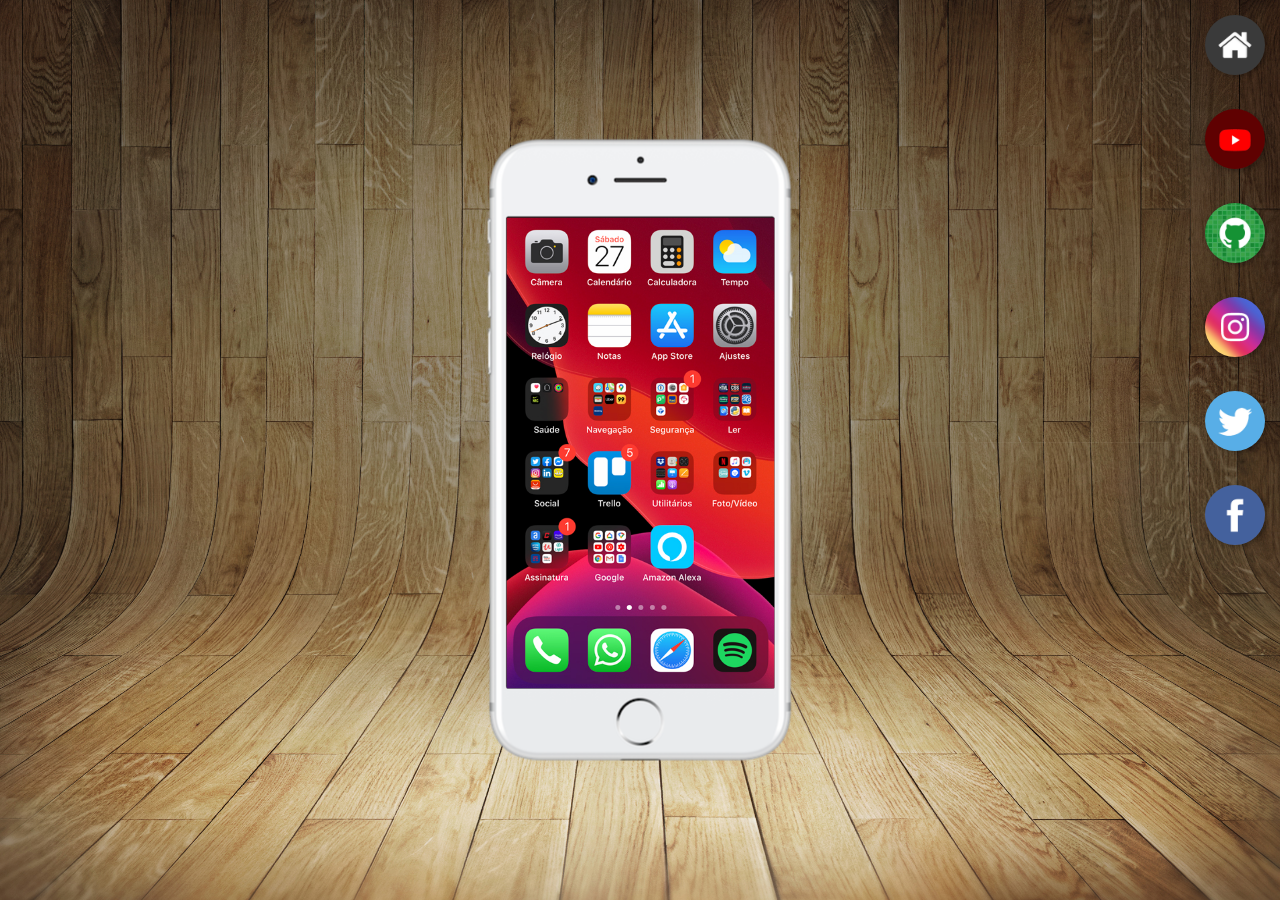
<file: index.html>
<!DOCTYPE html>
<html lang="pt-br">
<head>
    <meta charset="UTF-8">
    <meta name="viewport" content="width=device-width, initial-scale=1.0">
    <title>Projeto Redes Socias</title>
    <link rel="stylesheet" href="estilos/style.css">
    <link rel="shortcut icon" href="arquivos/pacote-d013/favicon.ico" type="image/x-icon">
</head>
<body>
    <main>
        <section id="iphone">
            <iframe src="paginas/home.html" name="tela" id="tela" frameborder="0">
                Seu Navegador não e compativel com a nossa demostração!
            </iframe>
        </section>
        <section id="social">
            <a href="paginas/home.html" target="tela"><img src="arquivos/pacote-d013/imagens/logo-home.jpg" alt="Home"></a><br>
            <a href="paginas/youtube.html" target="tela"><img src="arquivos/pacote-d013/imagens/logo-youtube.jpg" alt="Youtube"></a><br>
            <a href="paginas/github.html" target="tela"><img src="arquivos/pacote-d013/imagens/logo-github.jpg" alt="GitHub"></a><br>
            <a href="paginas/insta.html" target="tela"><img src="arquivos/pacote-d013/imagens/logo-instagram.jpg" alt="Instagram"></a><br>
            <a href="paginas/twitter.html" target="tela"><img src="arquivos/pacote-d013/imagens/logo-twitter.jpg" alt="Twitter"></a><br>
            <a href="paginas/face.html" target="tela"><img src="arquivos/pacote-d013/imagens/logo-facebook.jpg" alt="Facebook"></a><br>
        </section>
    </main>
</body>
</html>
</file>
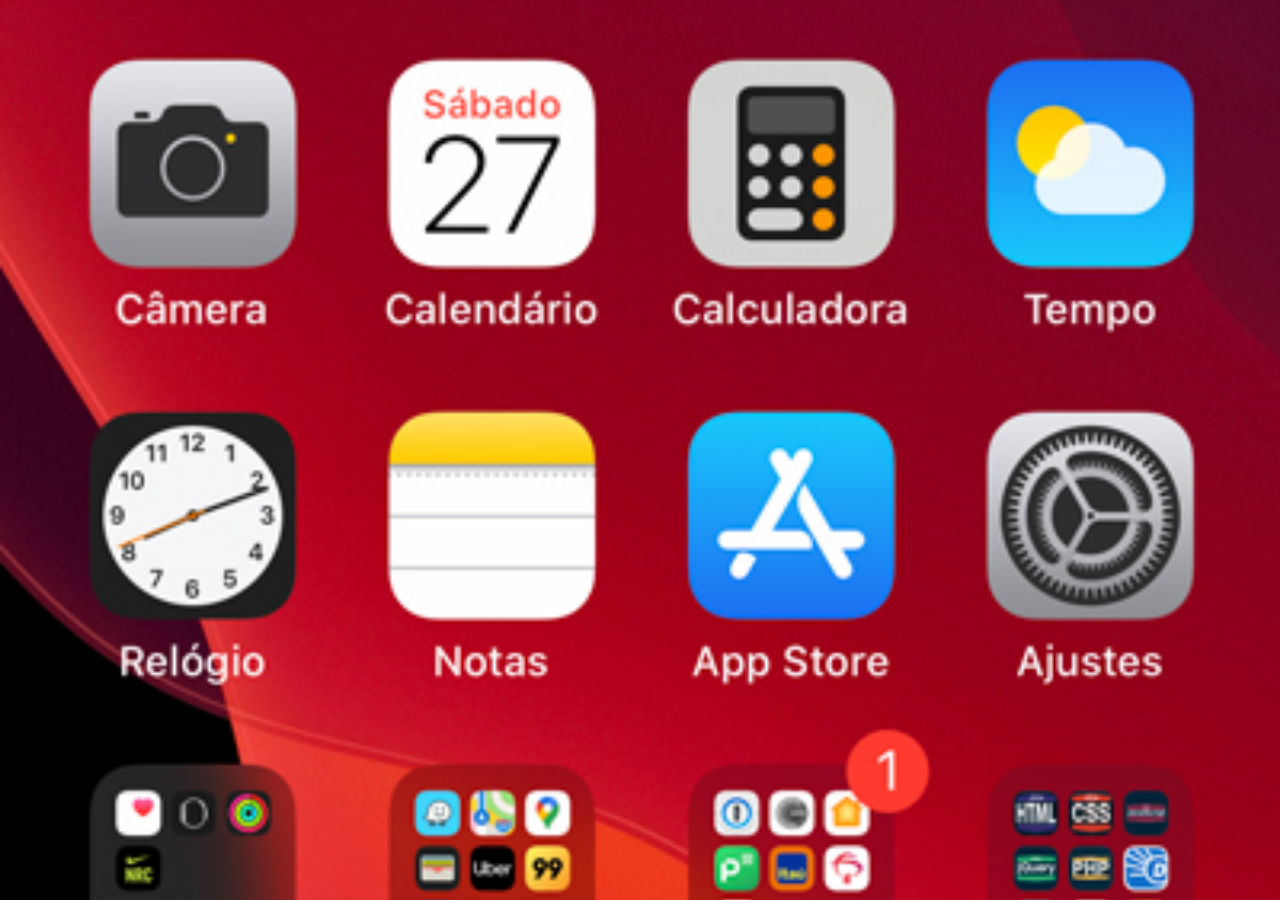
<file: home.html>
<!DOCTYPE html>
<html lang="pt-br">
<head>
    <meta charset="UTF-8">
    <meta name="viewport" content="width=device-width, initial-scale=1.0">
    <title>Home</title>
    <style>

        * {
            margin: 0px;
            padding: 0px;
        }

        body {
        width: 100vw;
        height: 100vh;
        background: black url(arquivos/pacote-d013/imagens/tela-home.jpg) no-repeat top center;
        background-size: cover;
        }

    </style>
</head>
<body>
    
</body>
</html>
</file>
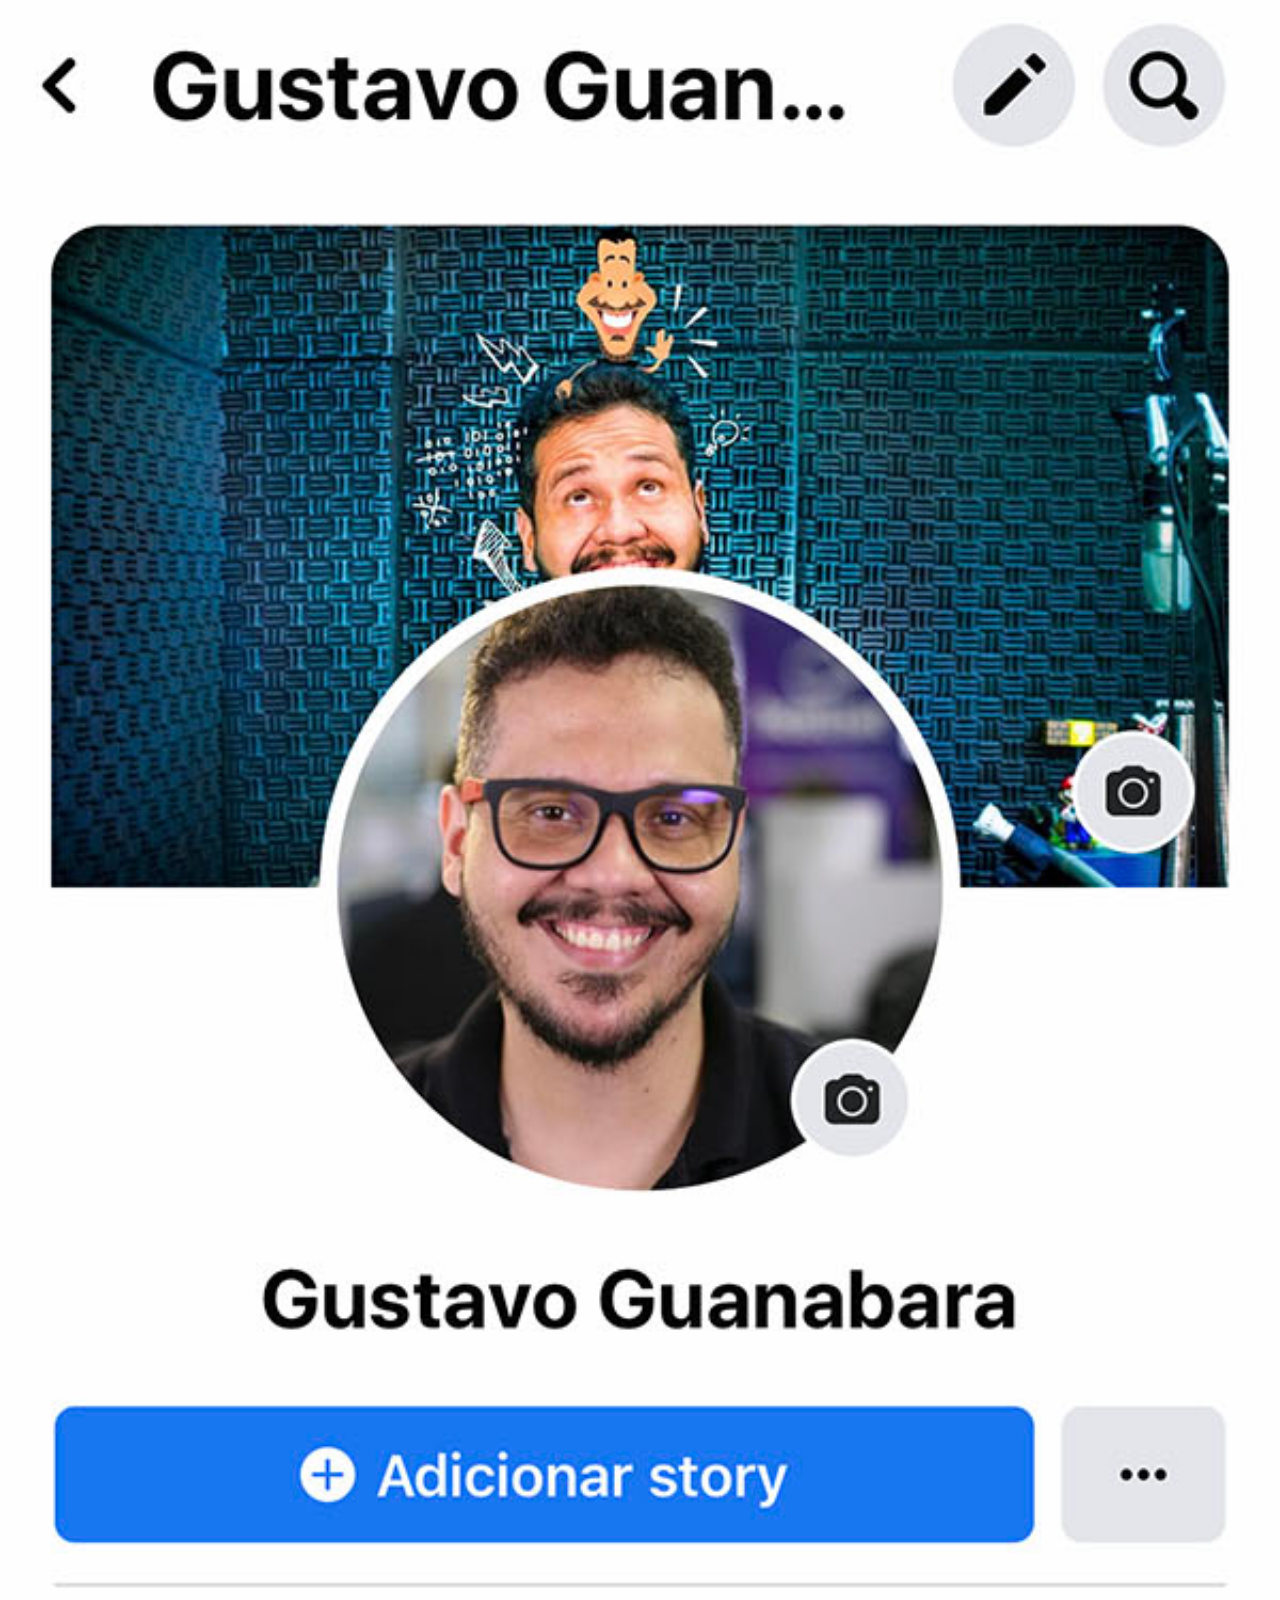
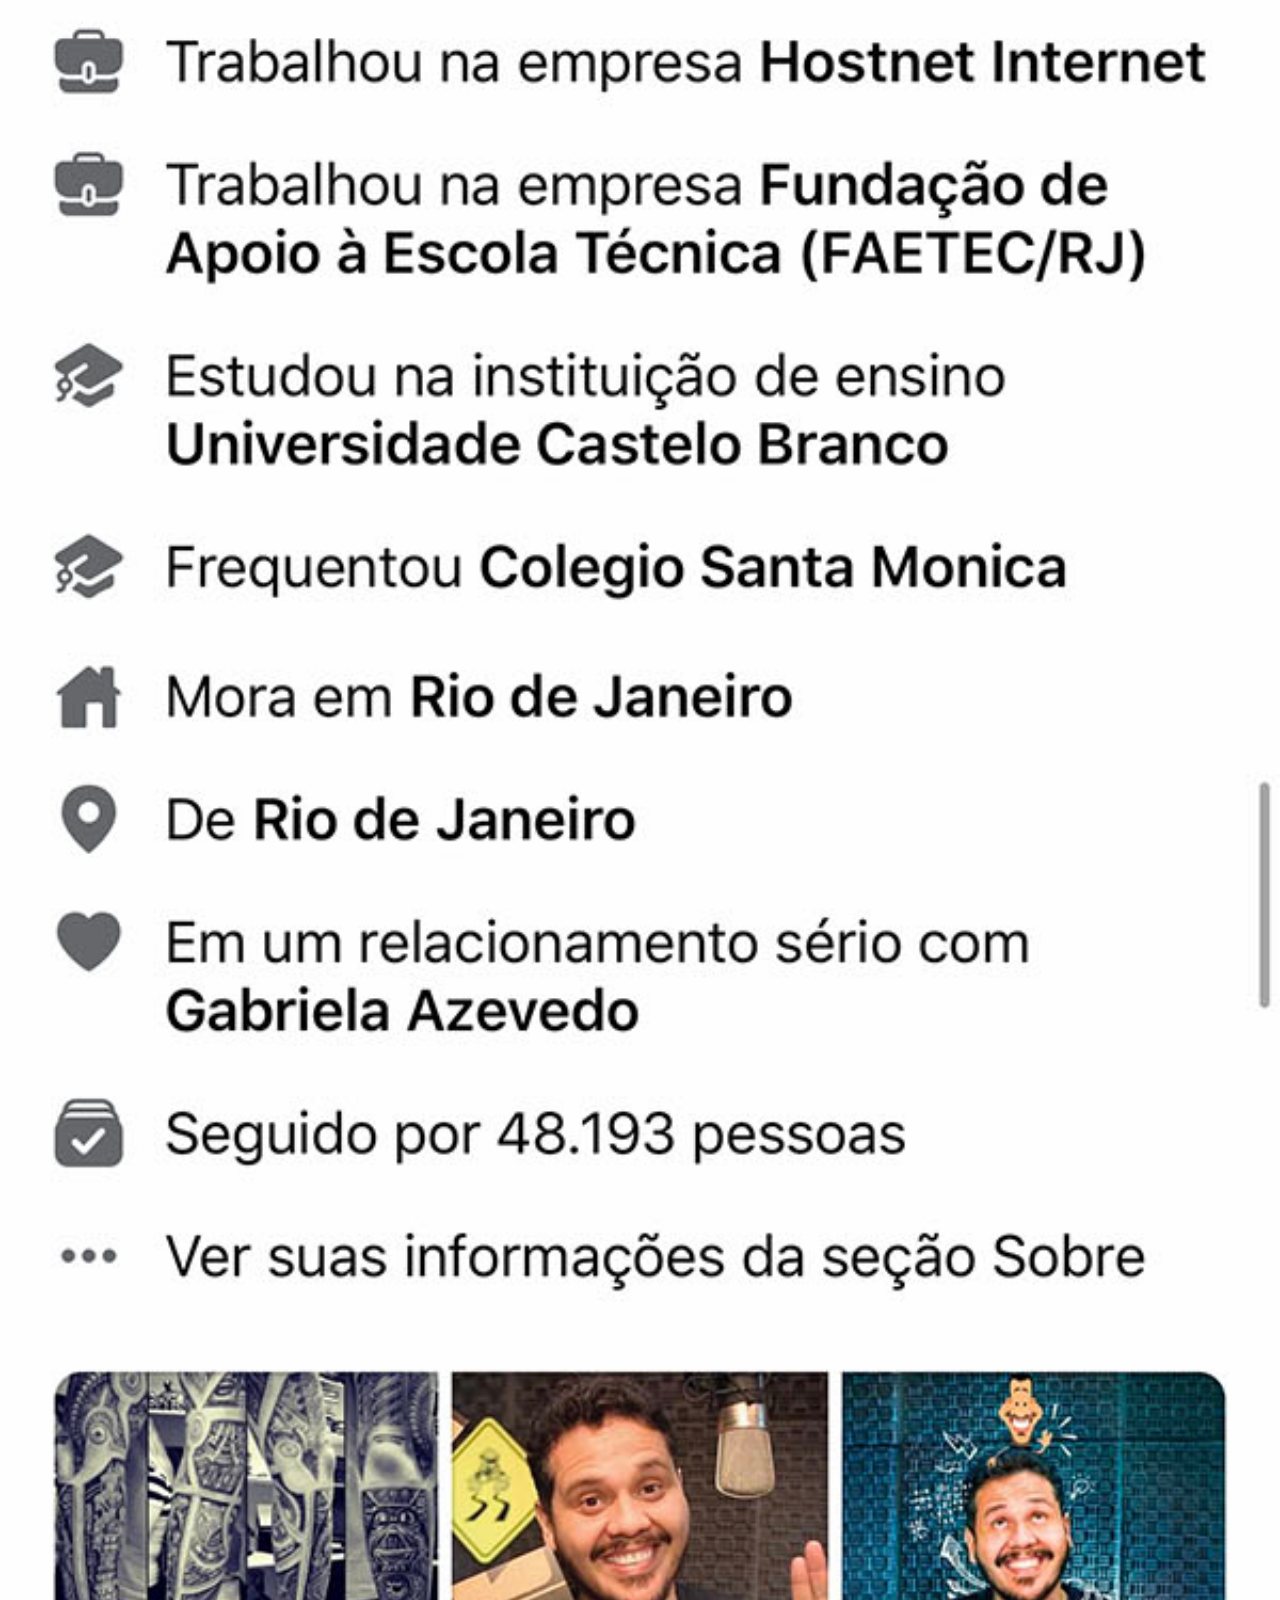
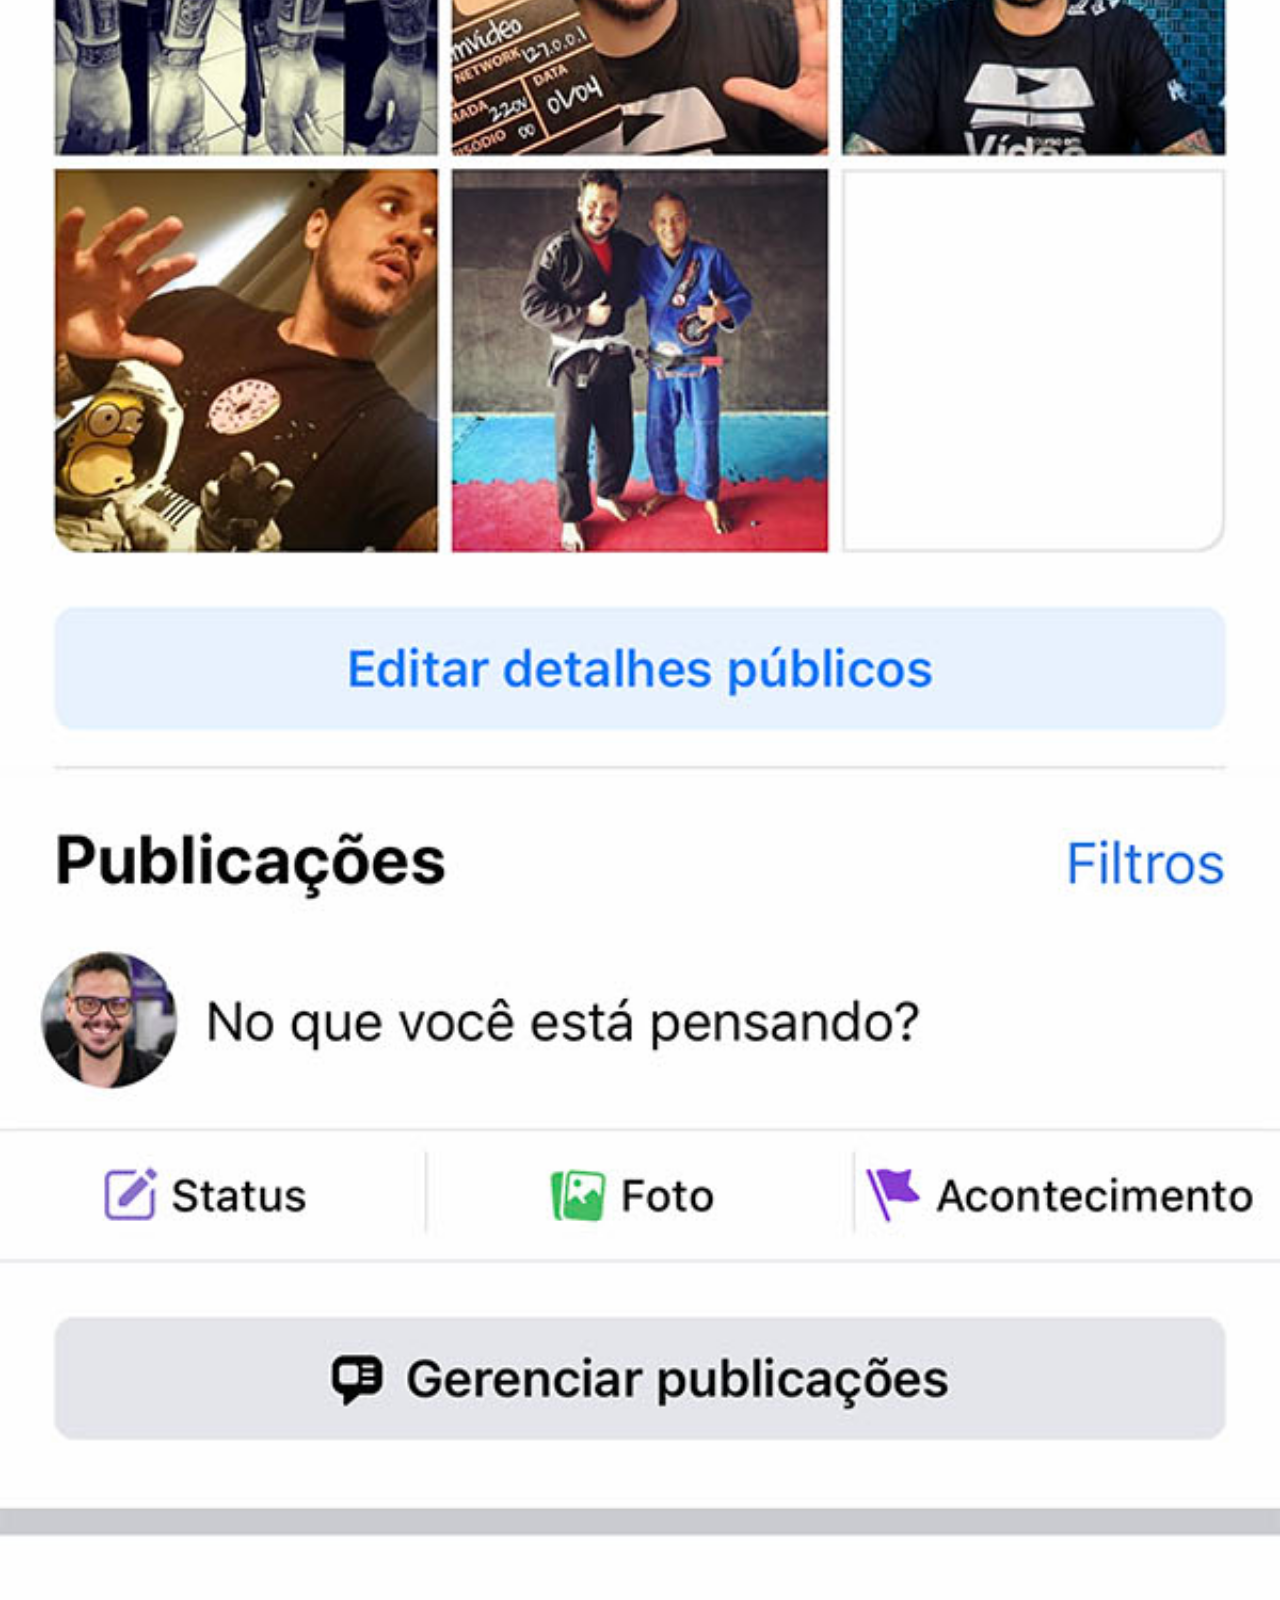
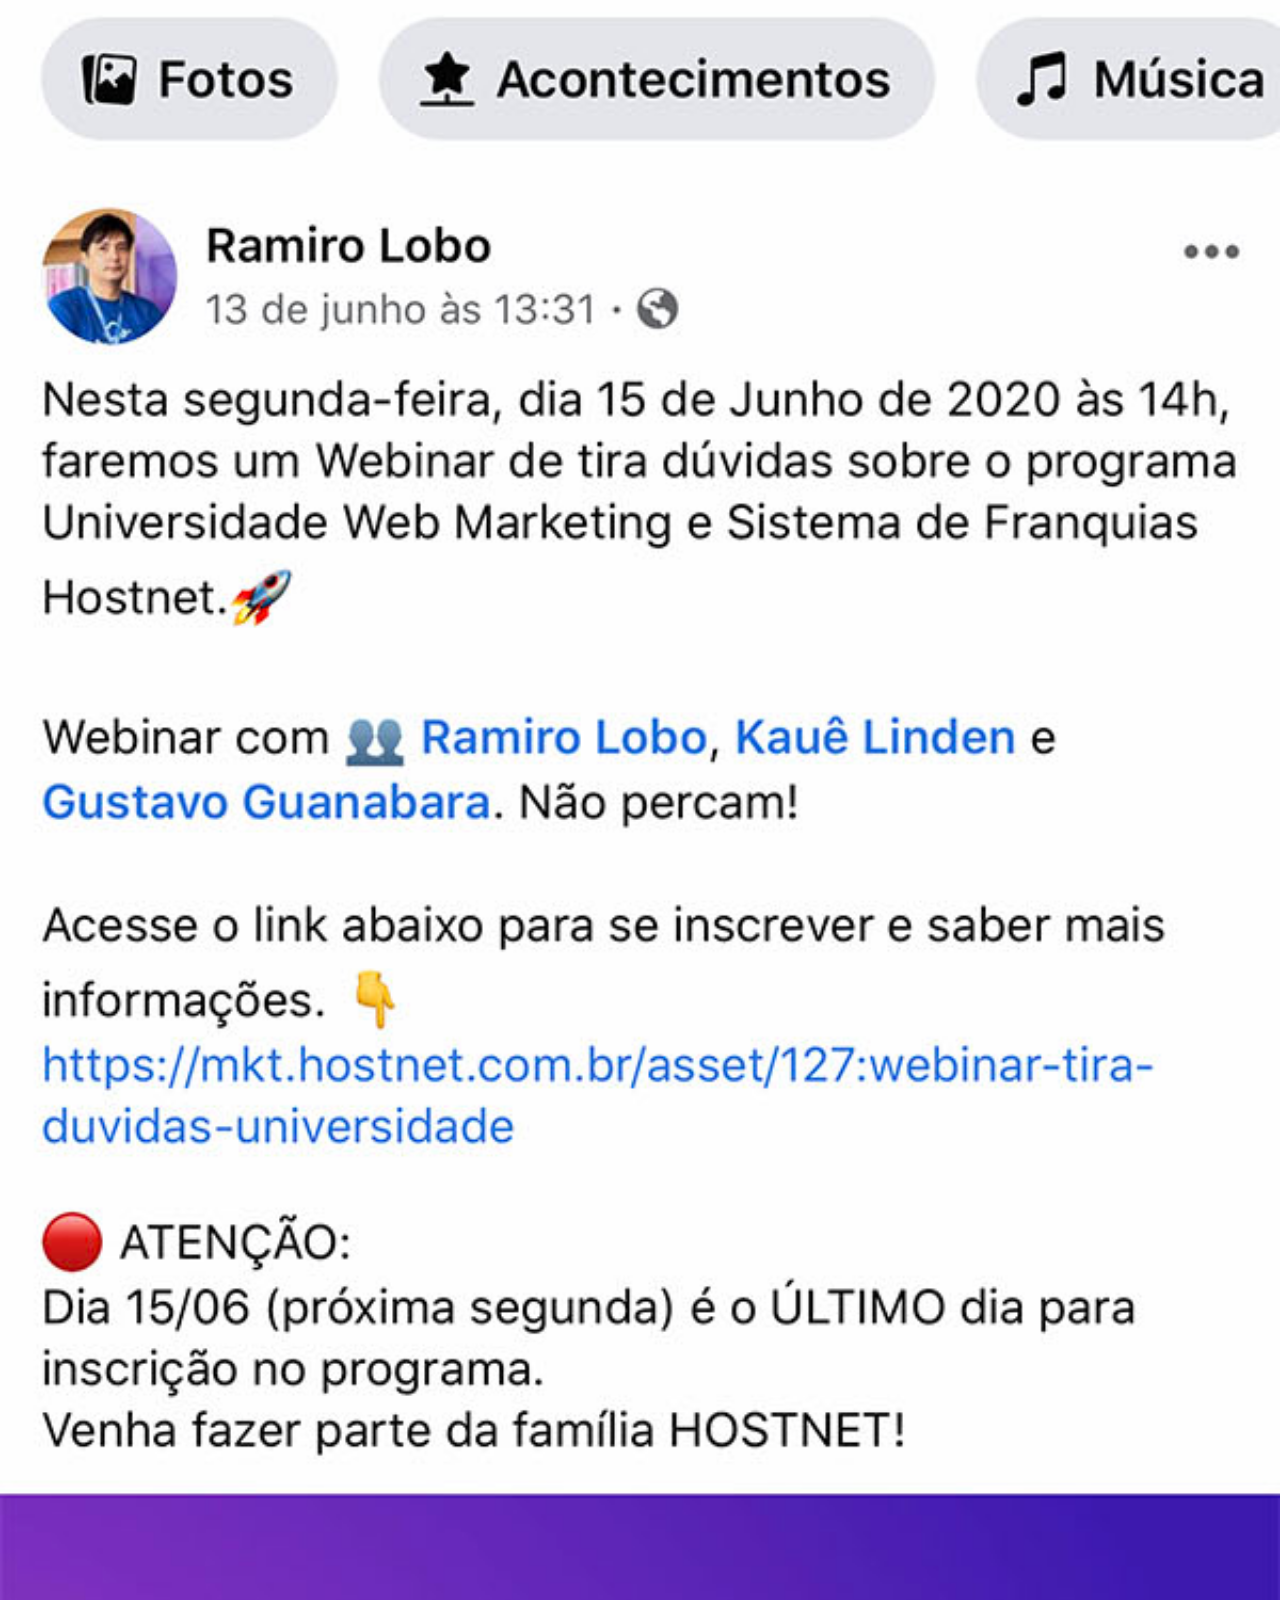
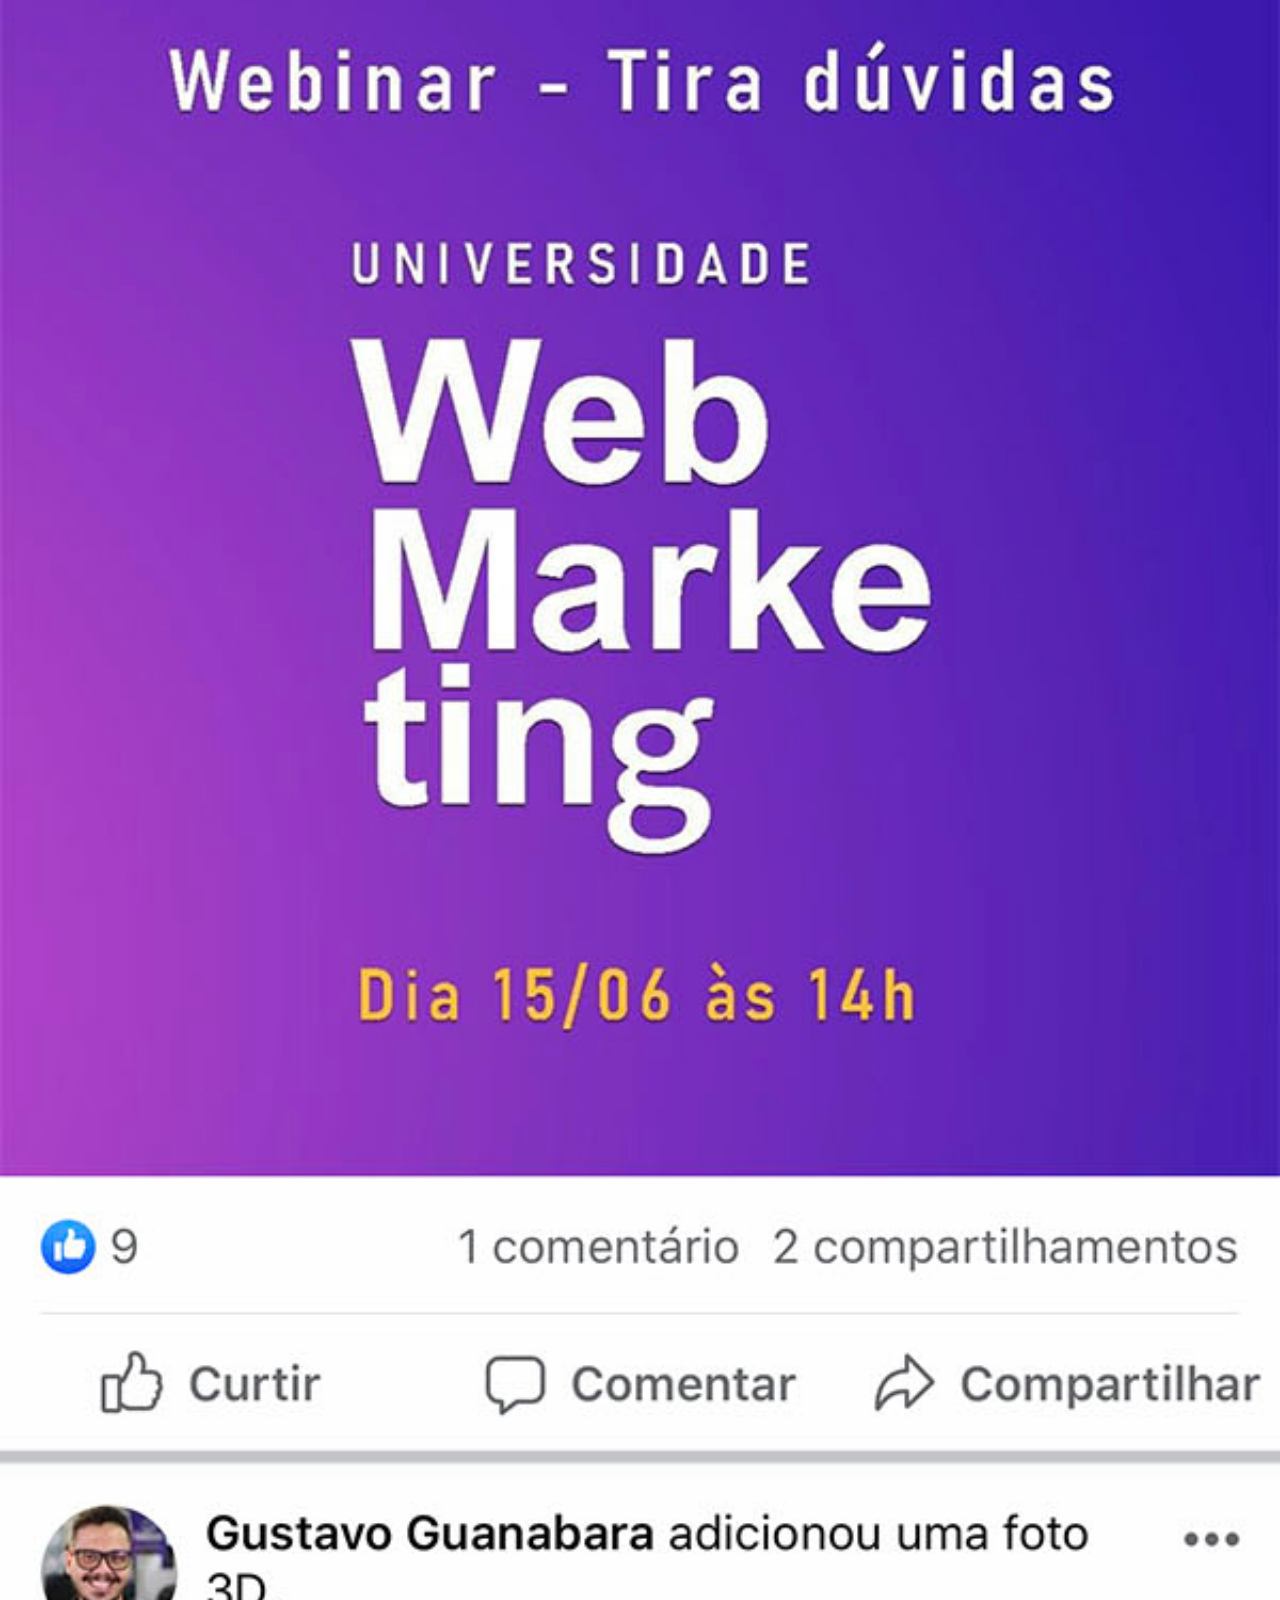
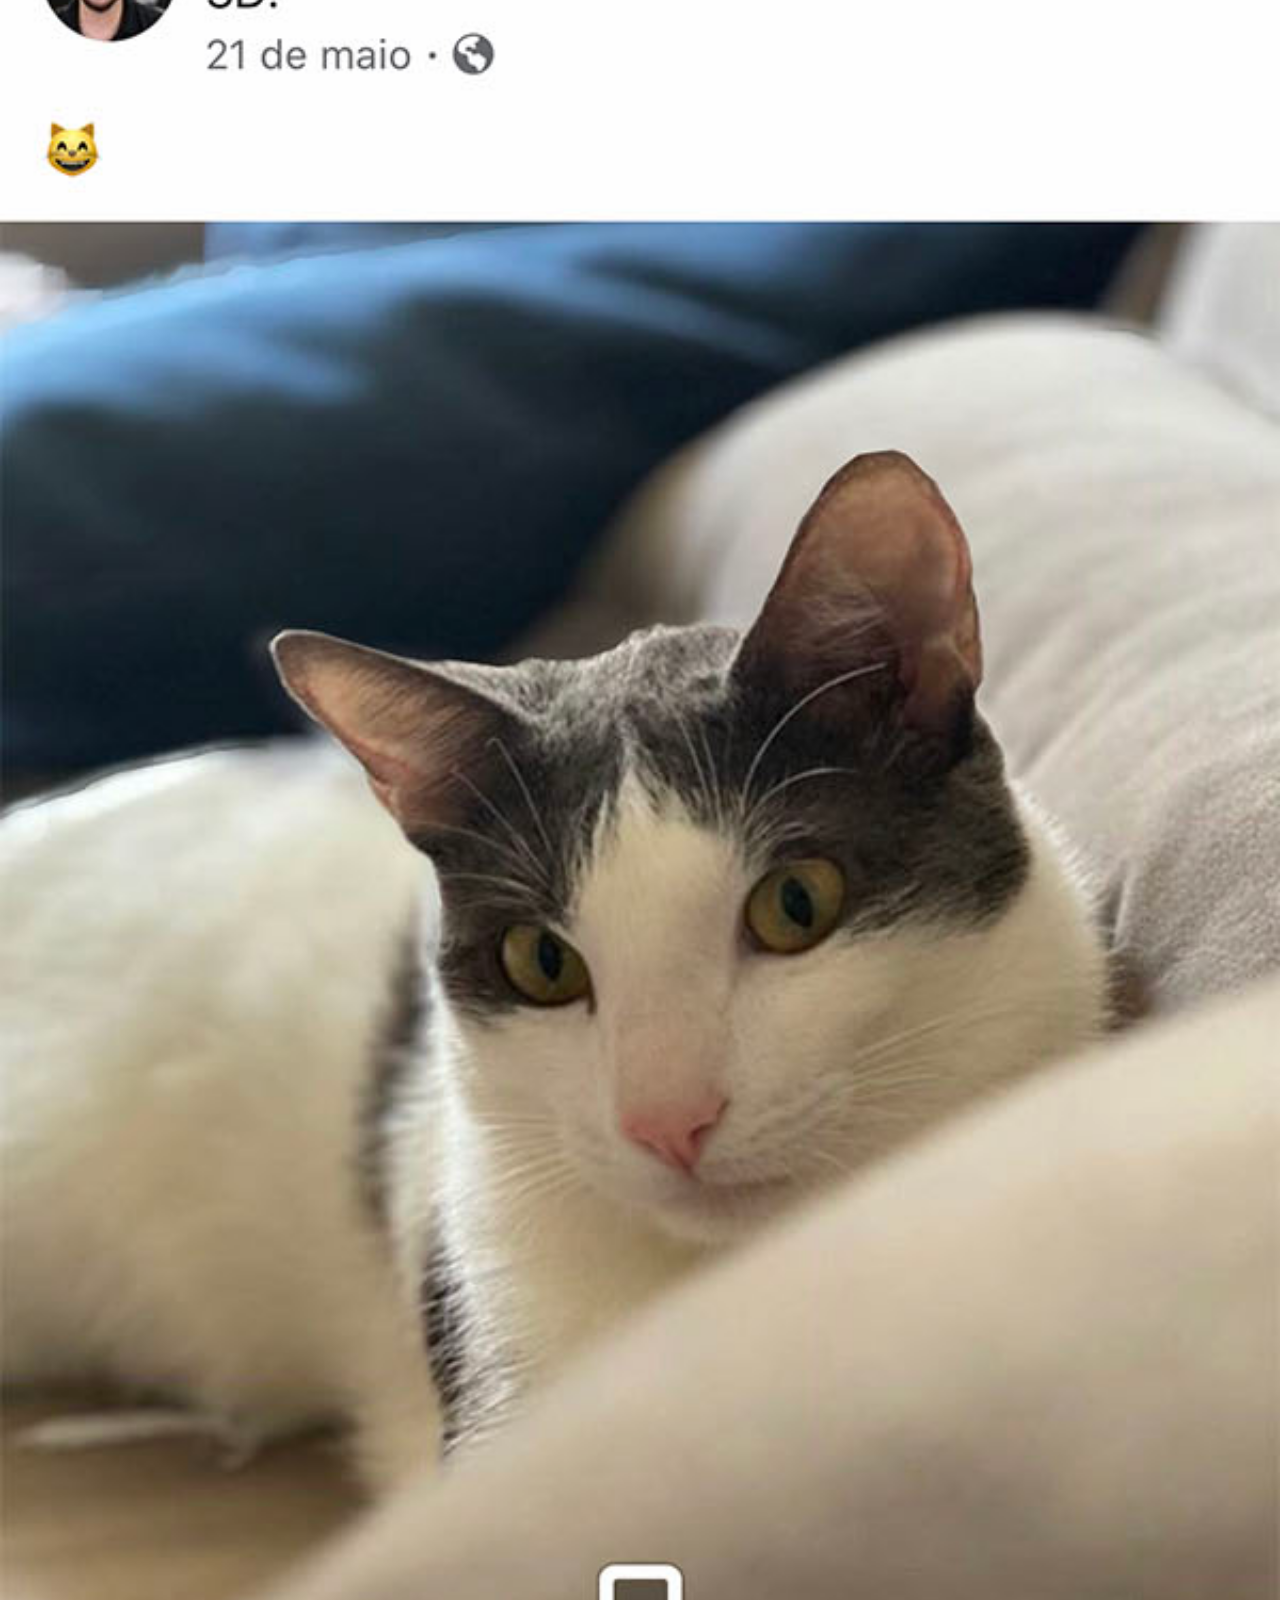
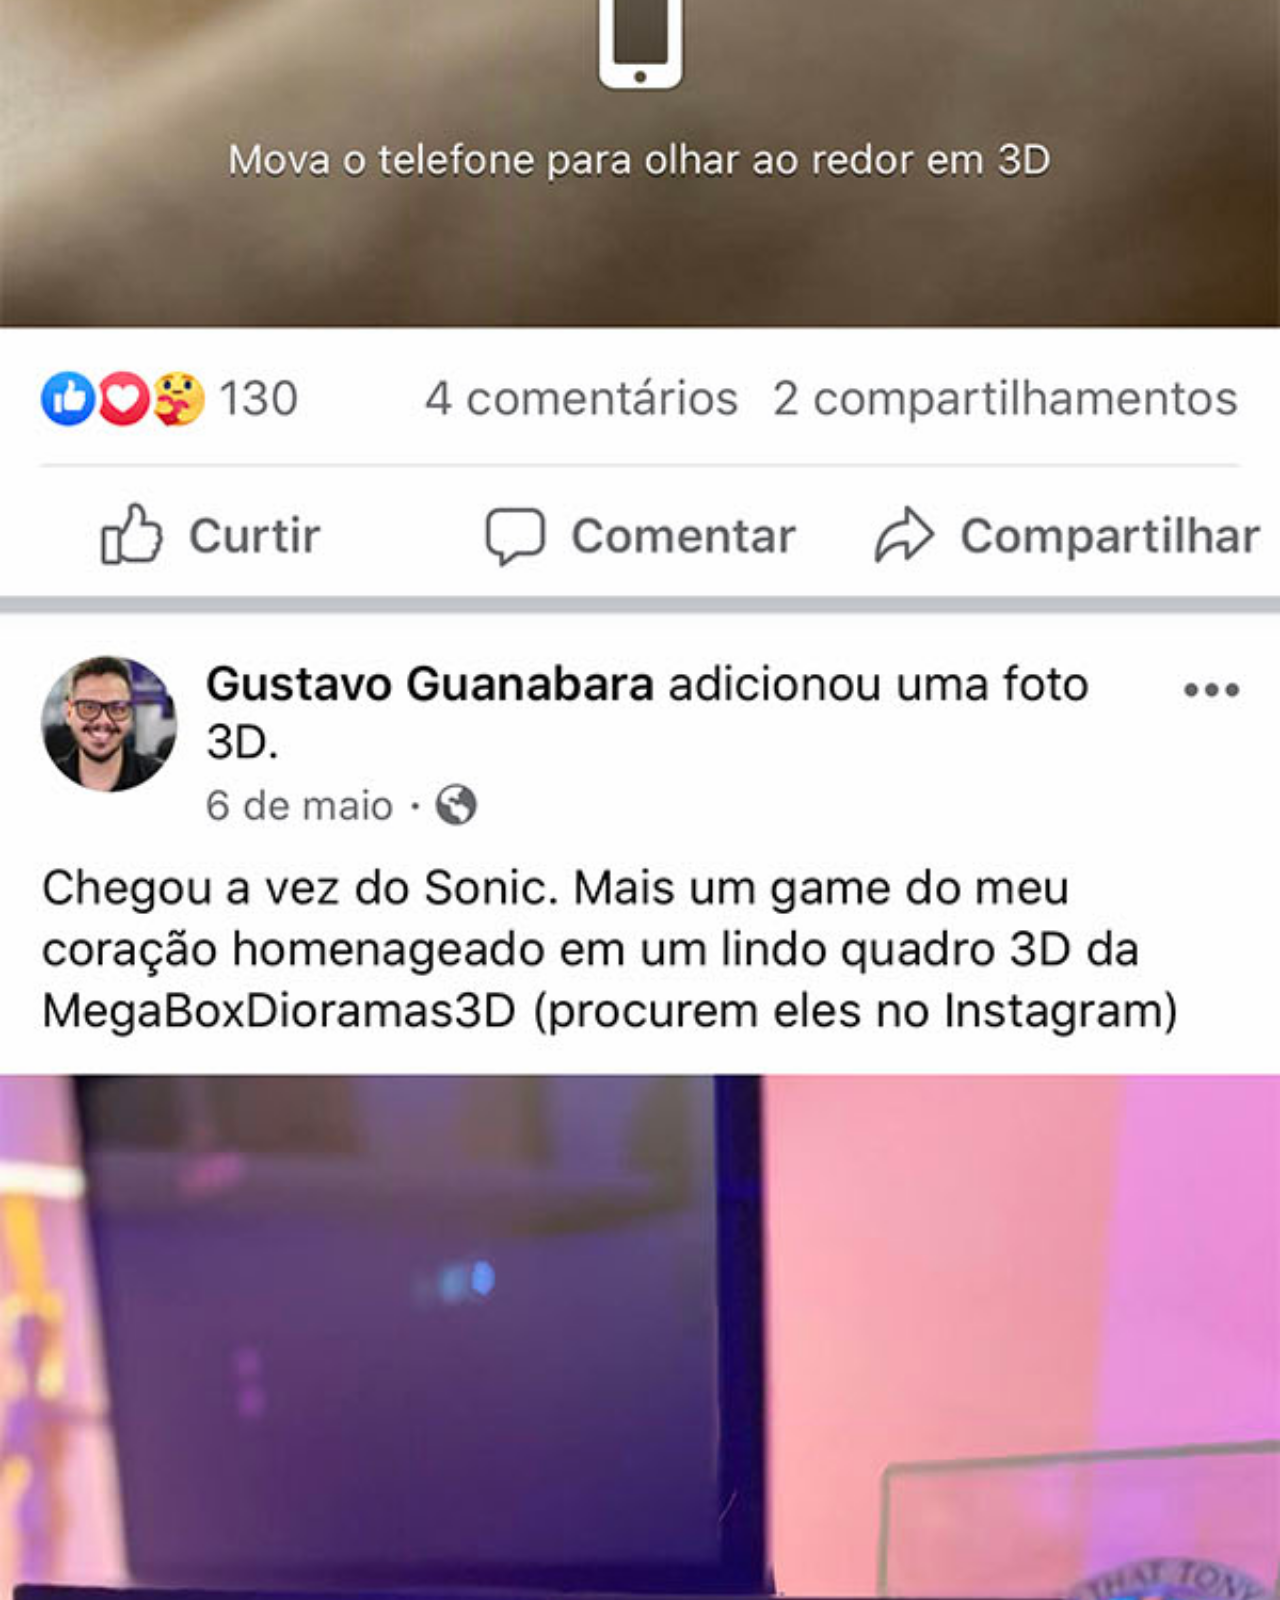
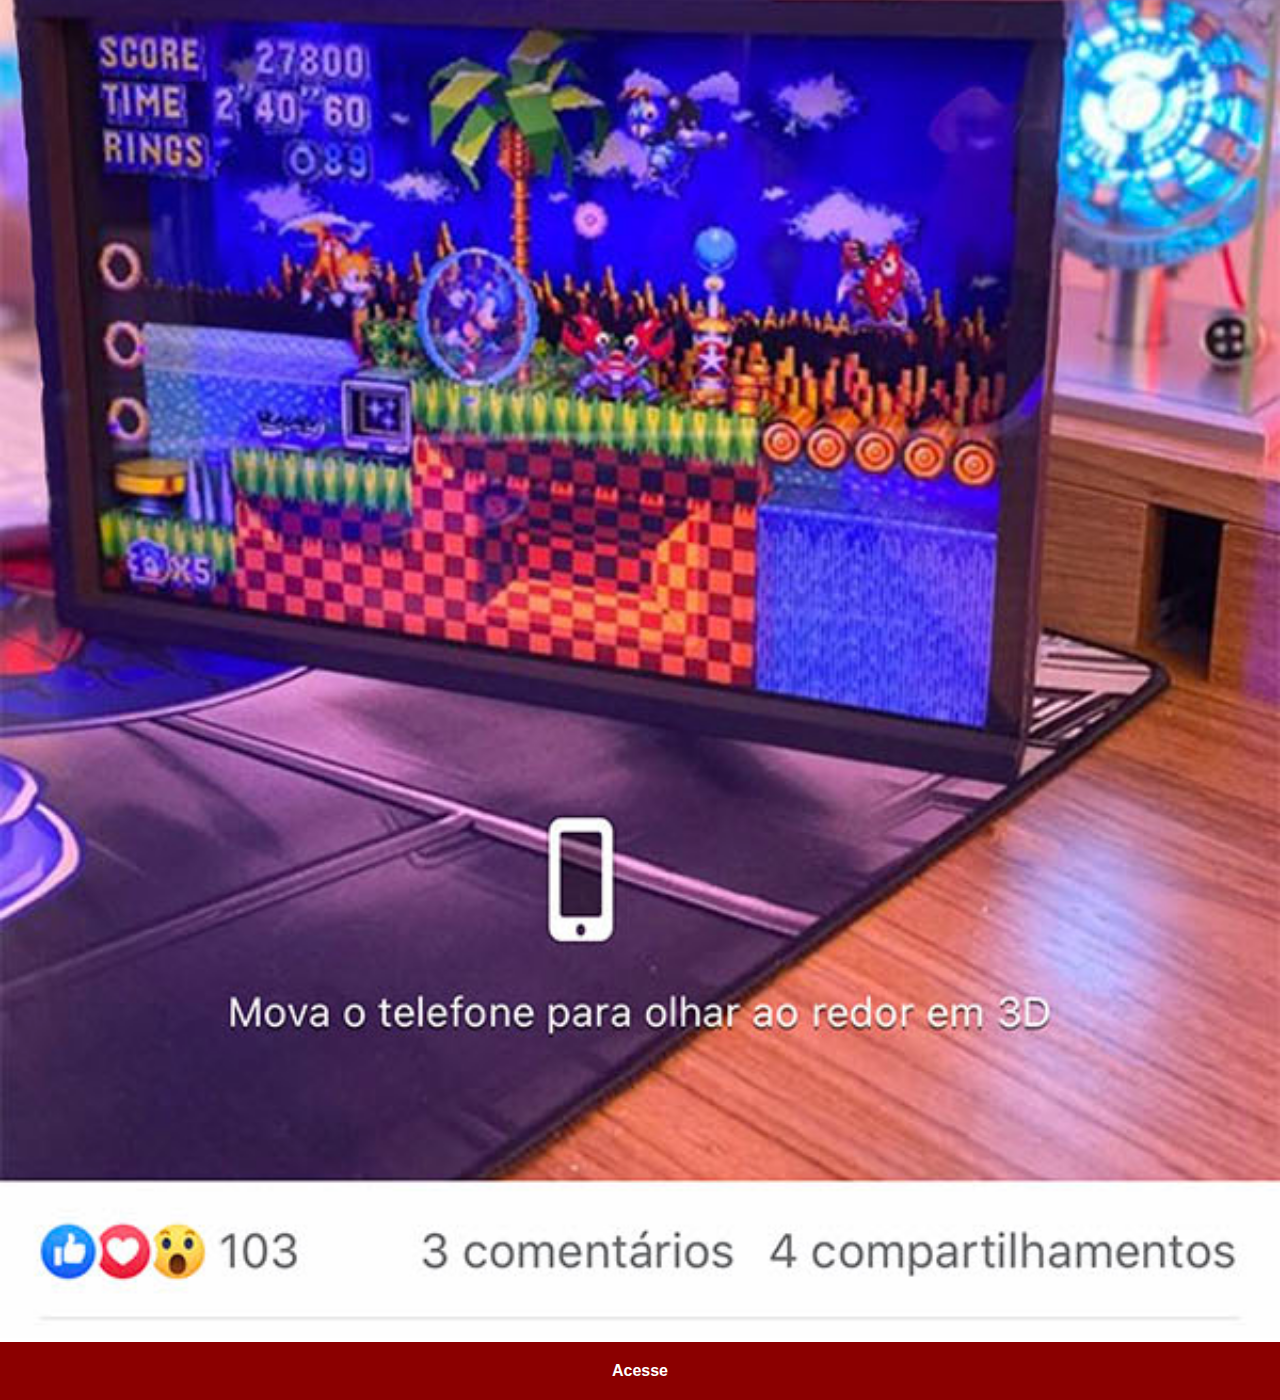
<file: paginas/face.html>
<!DOCTYPE html>
<html lang="pt-br">
<head>
    <meta charset="UTF-8">
    <meta name="viewport" content="width=device-width, initial-scale=1.0">
    <title>Facebook</title>
    <link rel="stylesheet" href="../estilos/social.css">
</head>
<body>
    <img src="../arquivos/pacote-d013/imagens/tela-facebook.jpg" alt="Facebook">
    <a href="https://www.facebook.com/gustavoguanabara/?locale=pt_BR" target="_blank">Acesse</a>
</body>
</html>
</file>
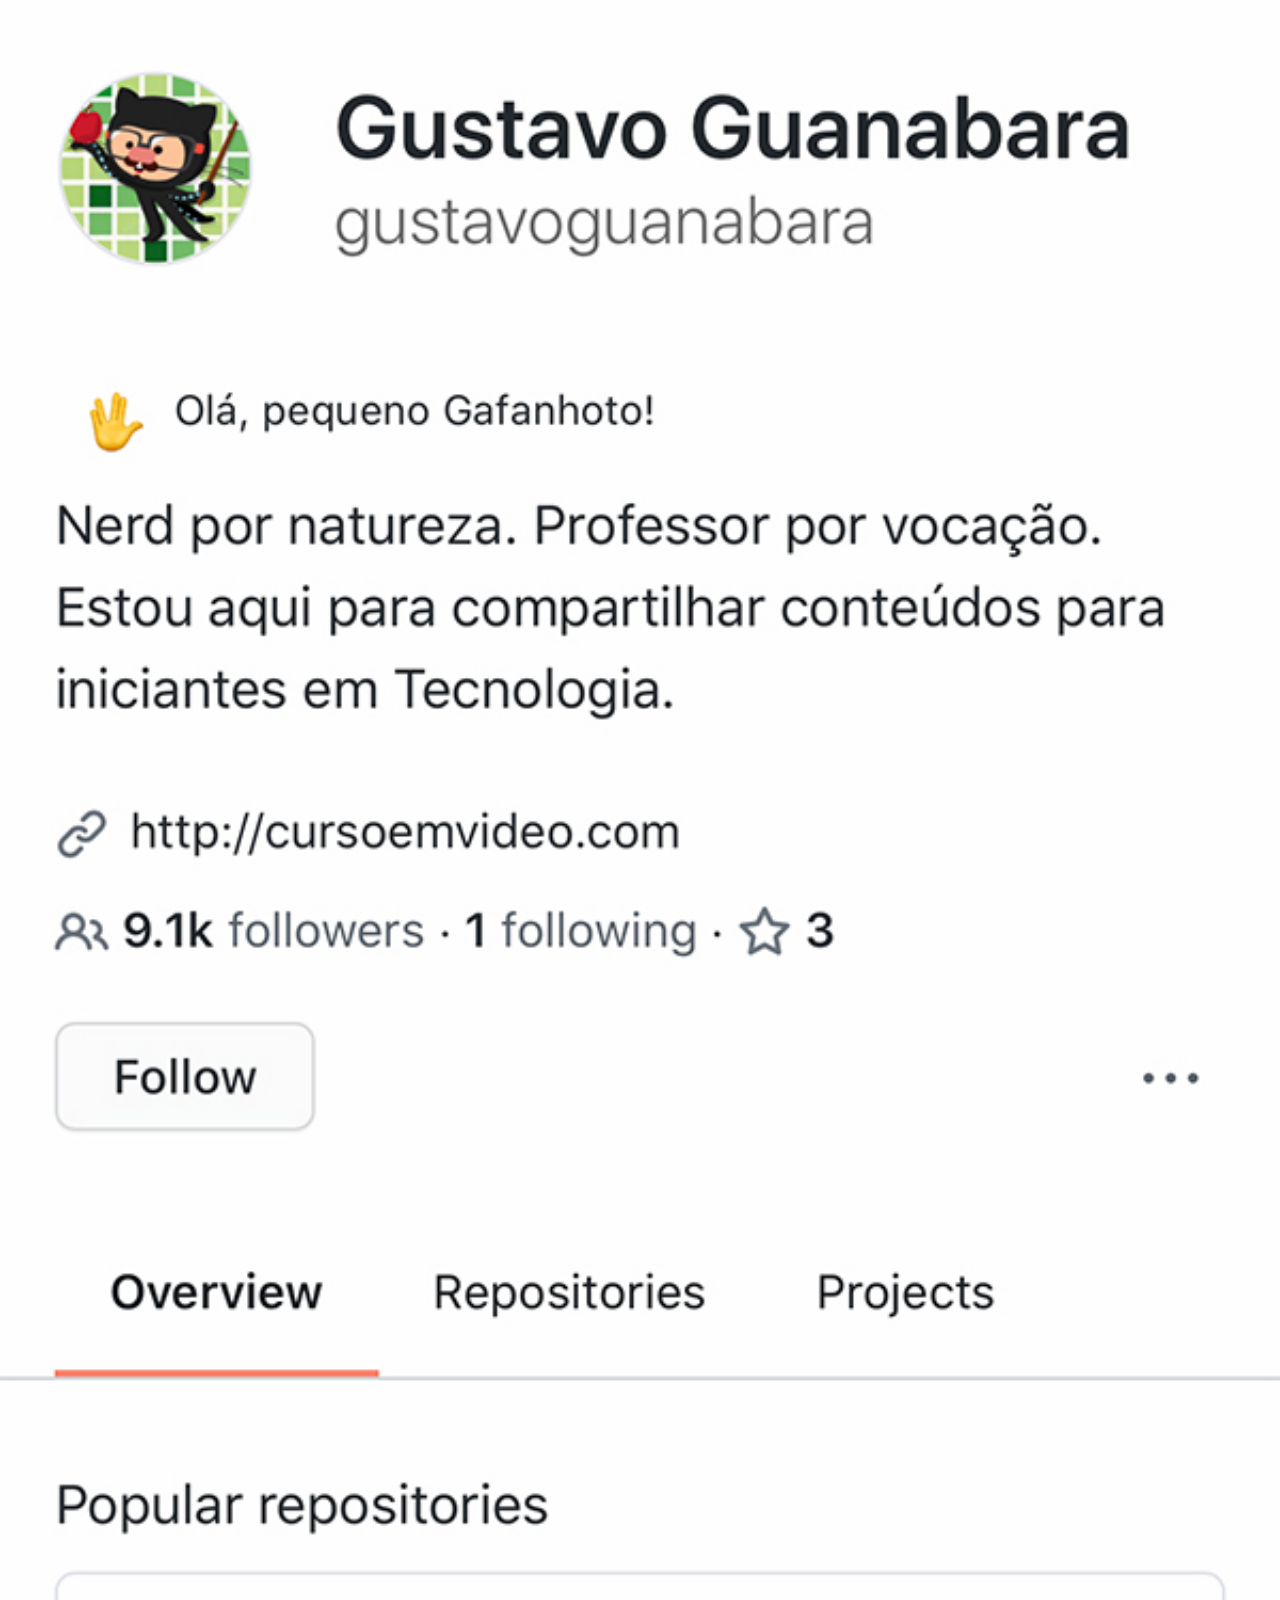
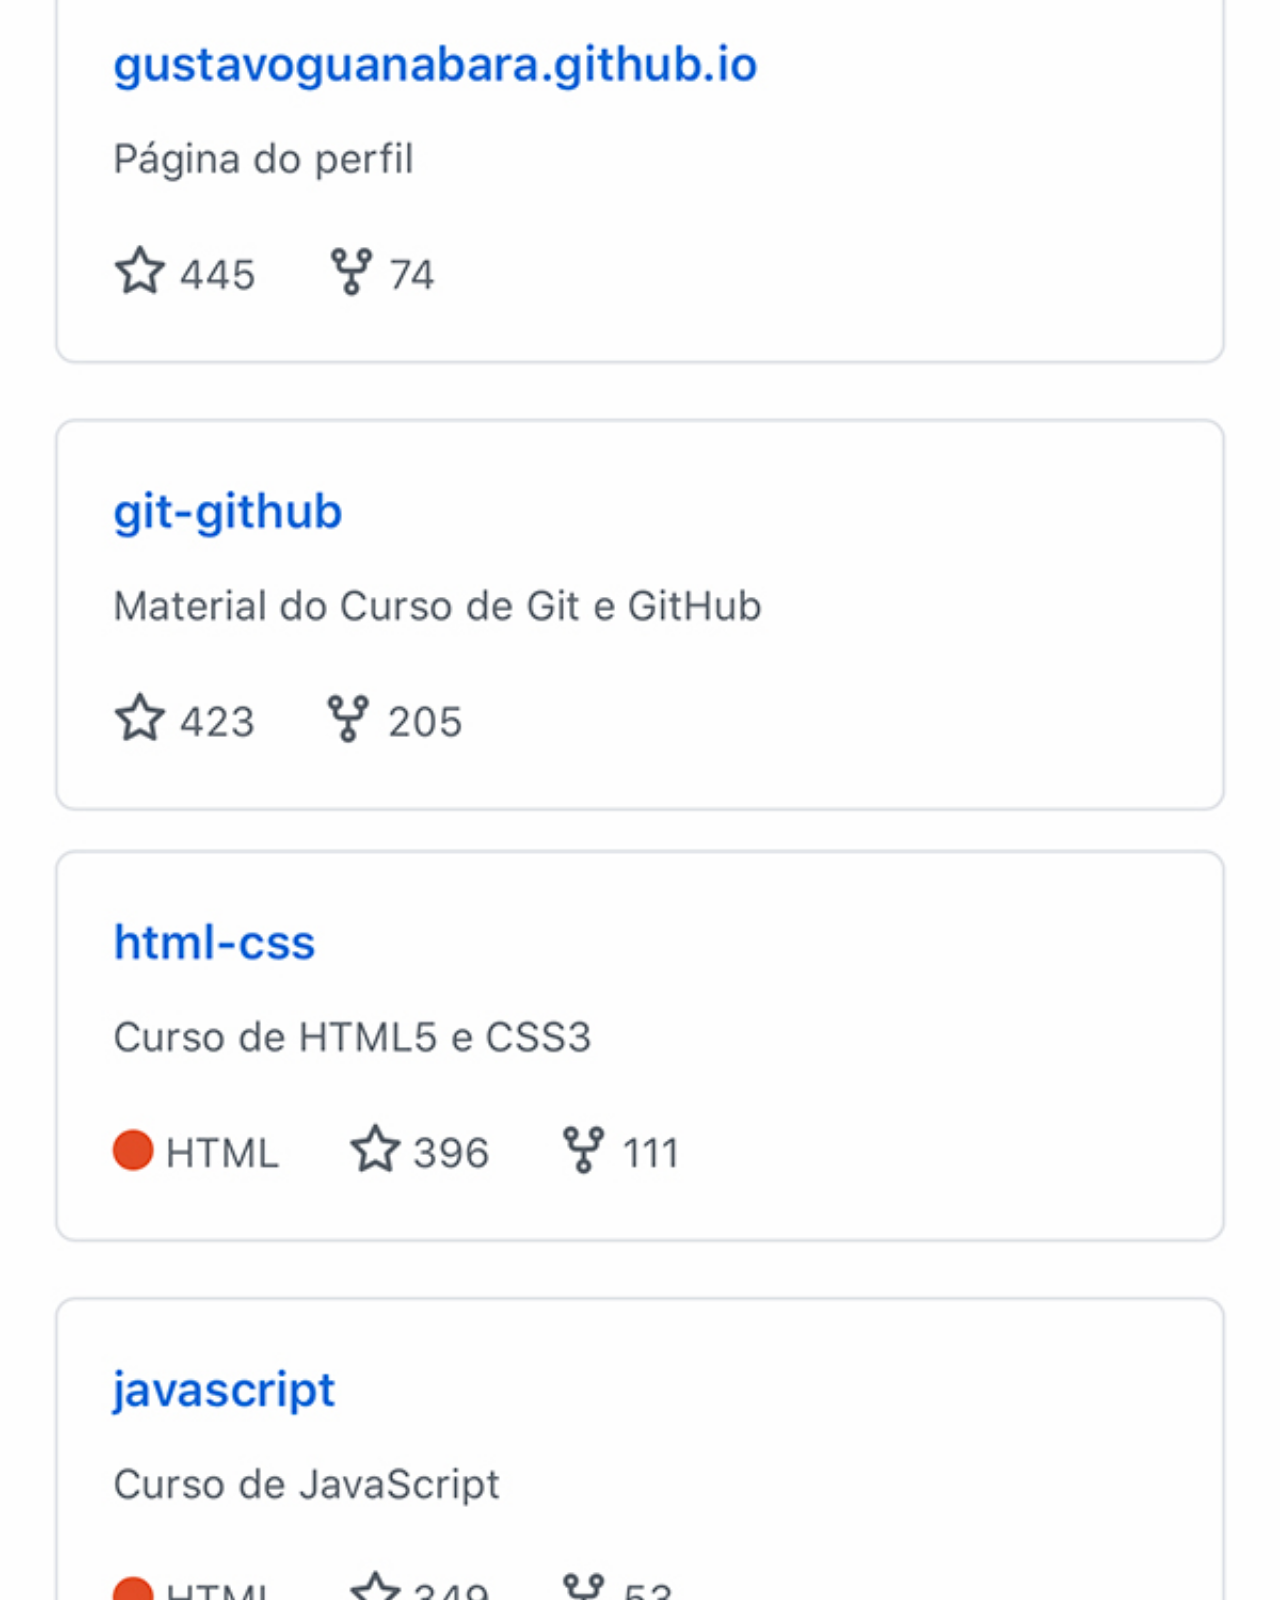
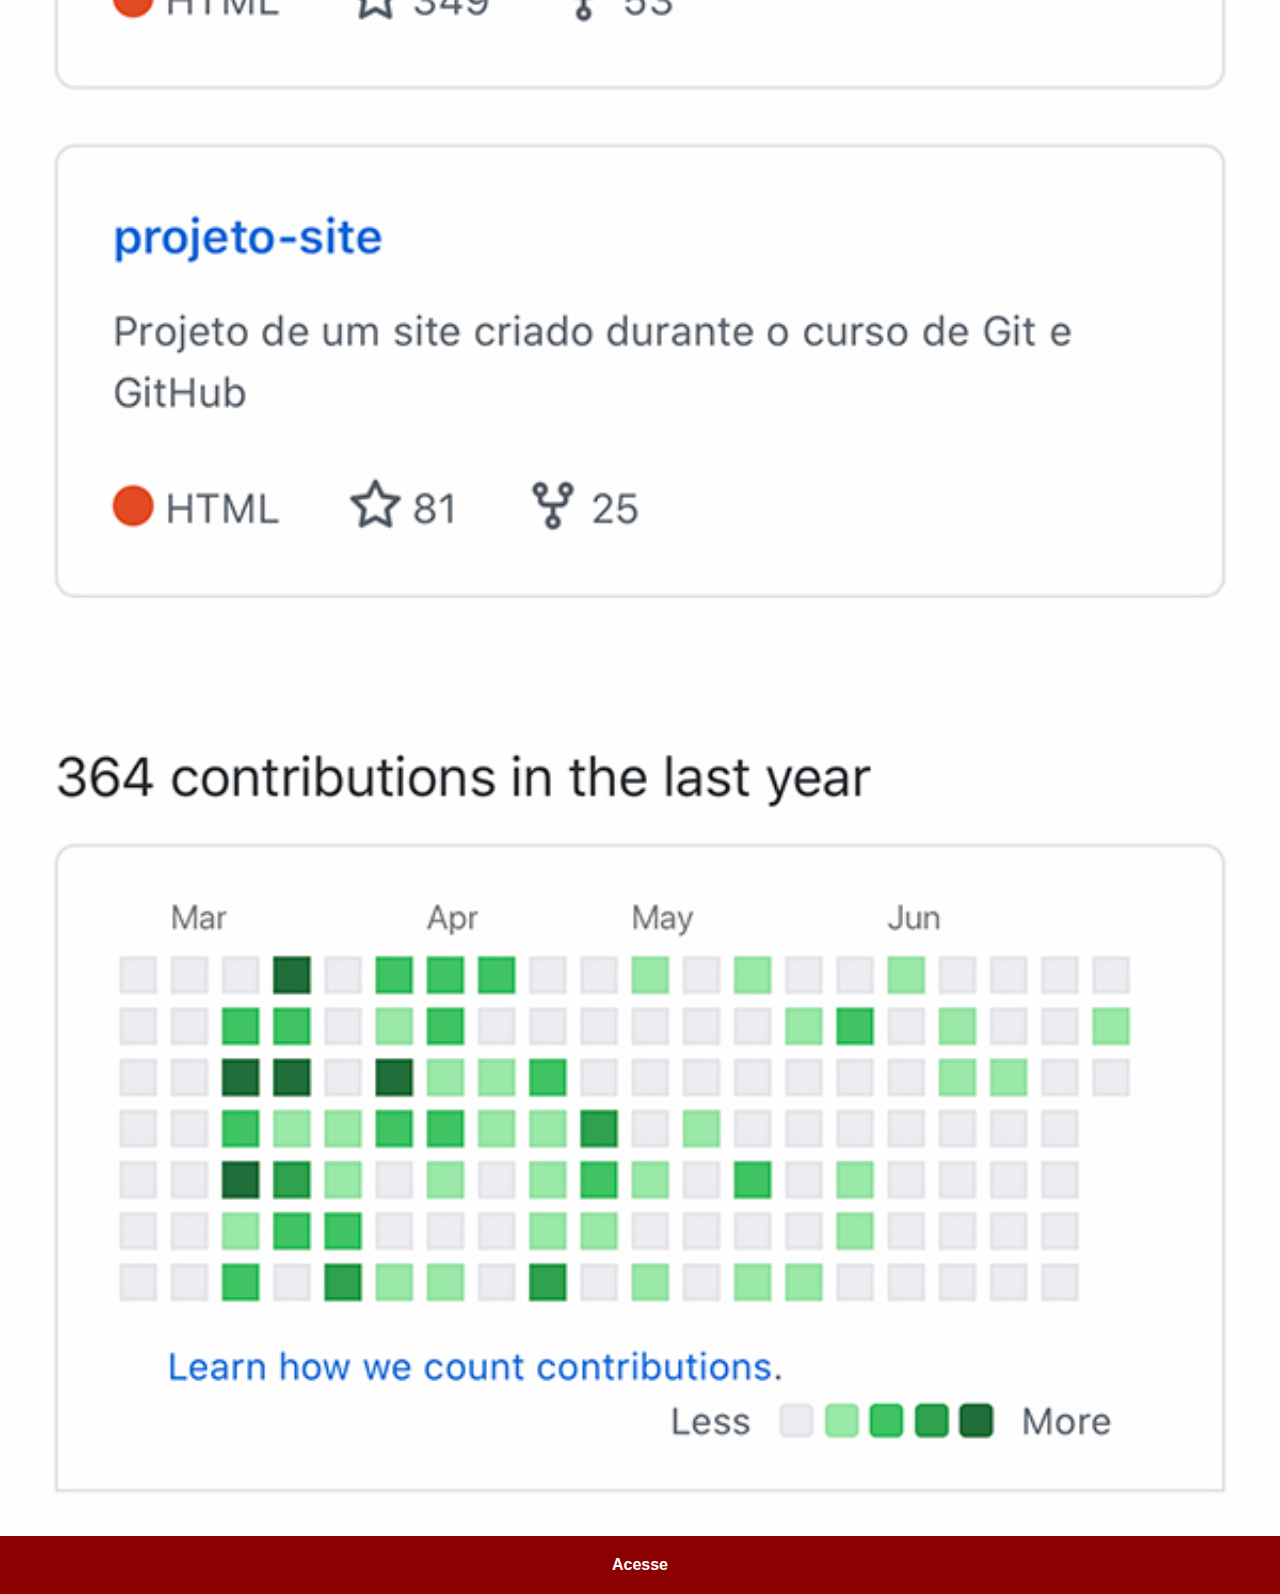
<file: paginas/github.html>
<!DOCTYPE html>
<html lang="pt-br">
<head>
    <meta charset="UTF-8">
    <meta name="viewport" content="width=device-width, initial-scale=1.0">
    <title>GitHub</title>
    <link rel="stylesheet" href="../estilos/social.css">
</head>
<body>
    <img src="../arquivos/pacote-d013/imagens/tela-github.jpg" alt="GitHub">
    <a href="https://github.com/gustavoguanabara/" target="_blank">Acesse</a>
</body>
</html>
</file>
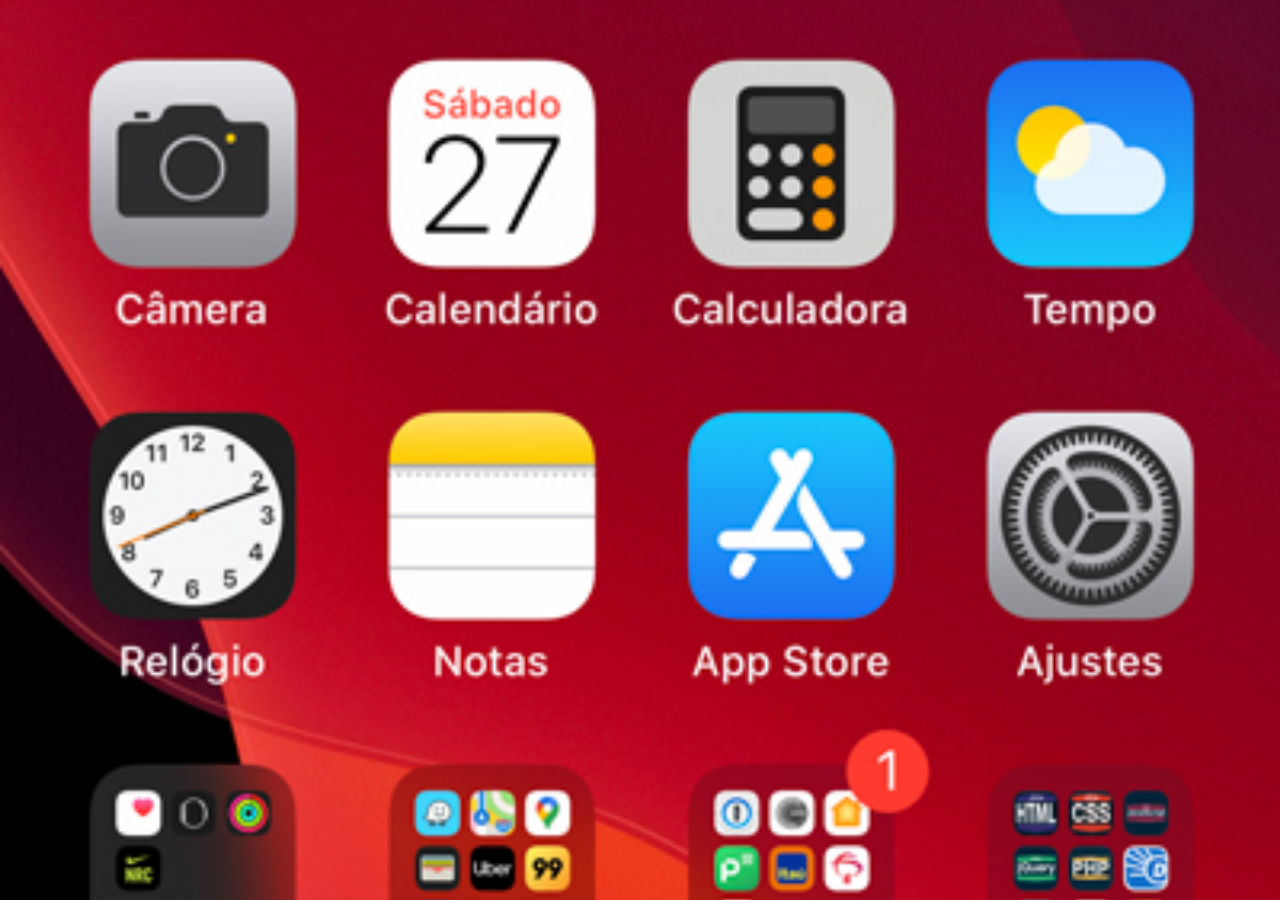
<file: paginas/home.html>
<!DOCTYPE html>
<html lang="pt-br">
<head>
    <meta charset="UTF-8">
    <meta name="viewport" content="width=device-width, initial-scale=1.0">
    <title>Home</title>
    <style>

        * {
            margin: 0px;
            padding: 0px;
        }

        body {
        width: 100vw;
        height: 100vh;
        background: black url(../arquivos/pacote-d013/imagens/tela-home.jpg) no-repeat top center;
        background-size: cover;
        }

    </style>
</head>
<body>
    
</body>
</html>
</file>
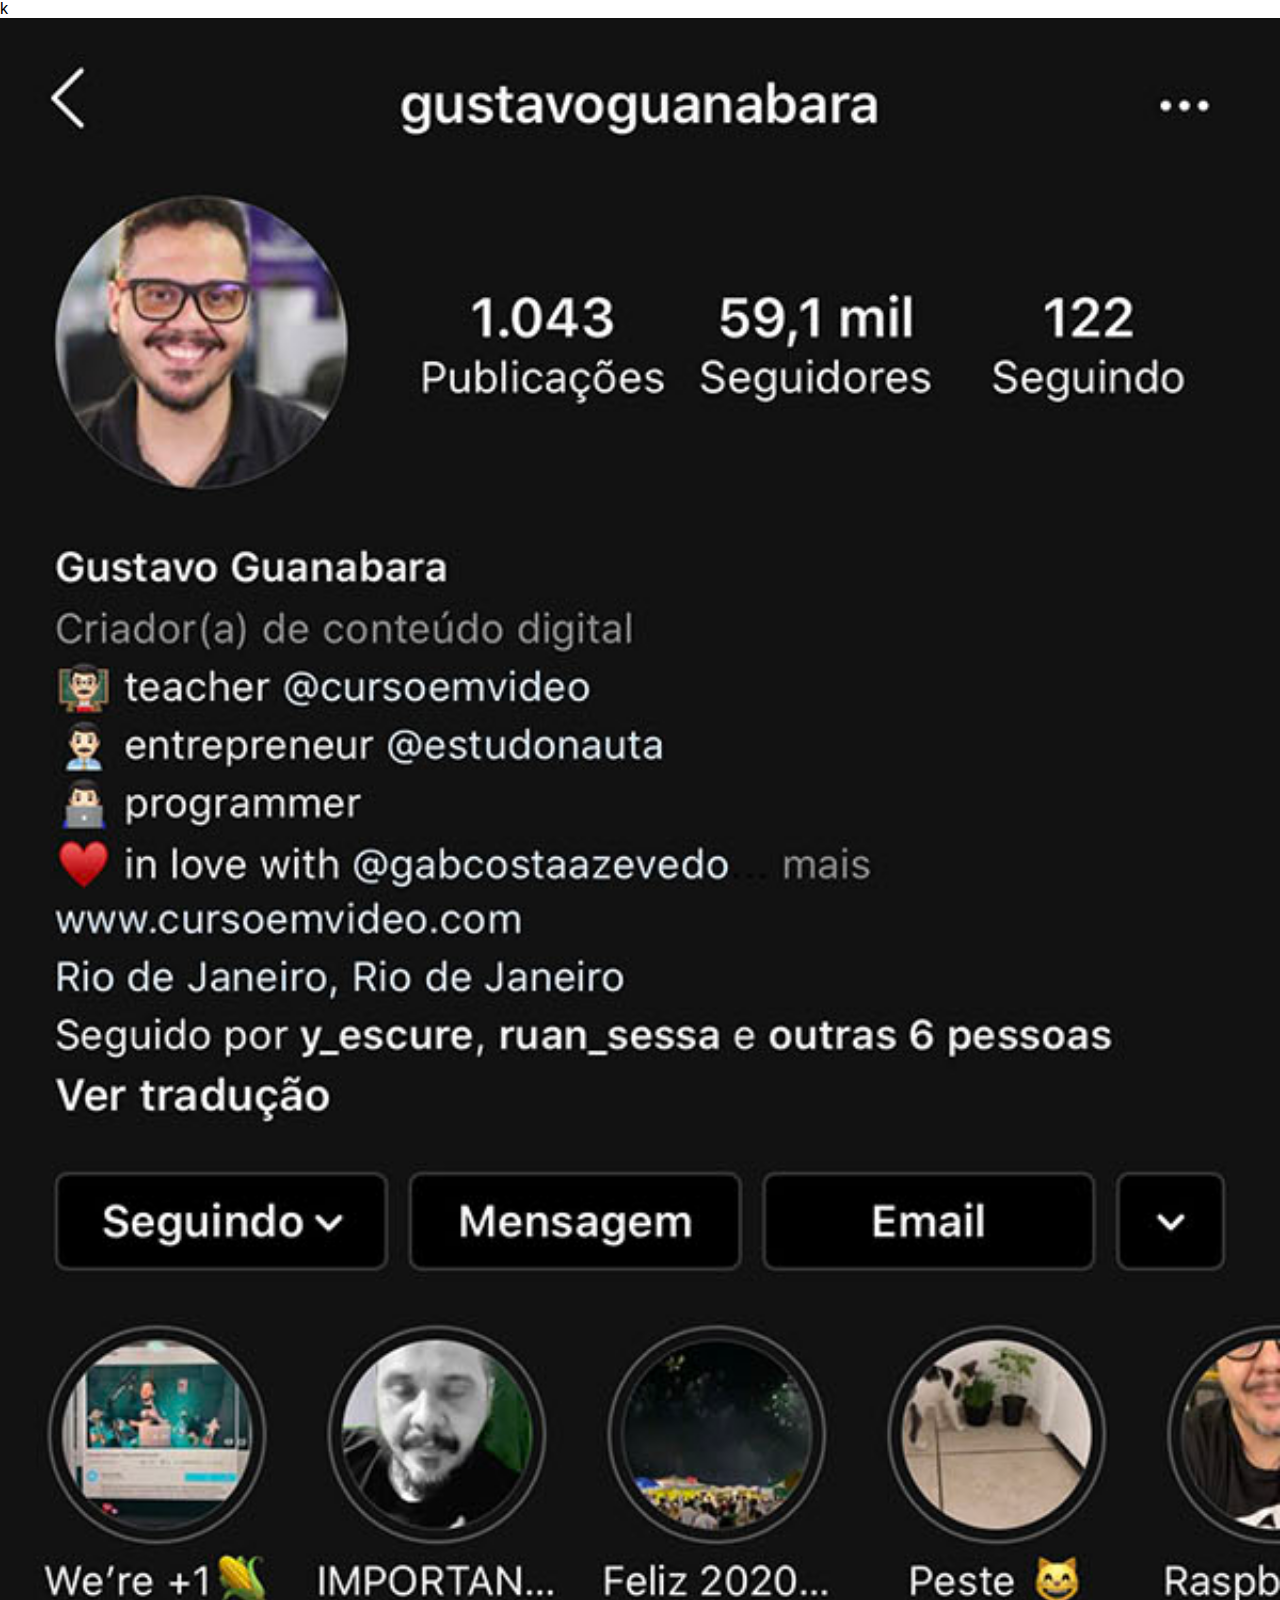
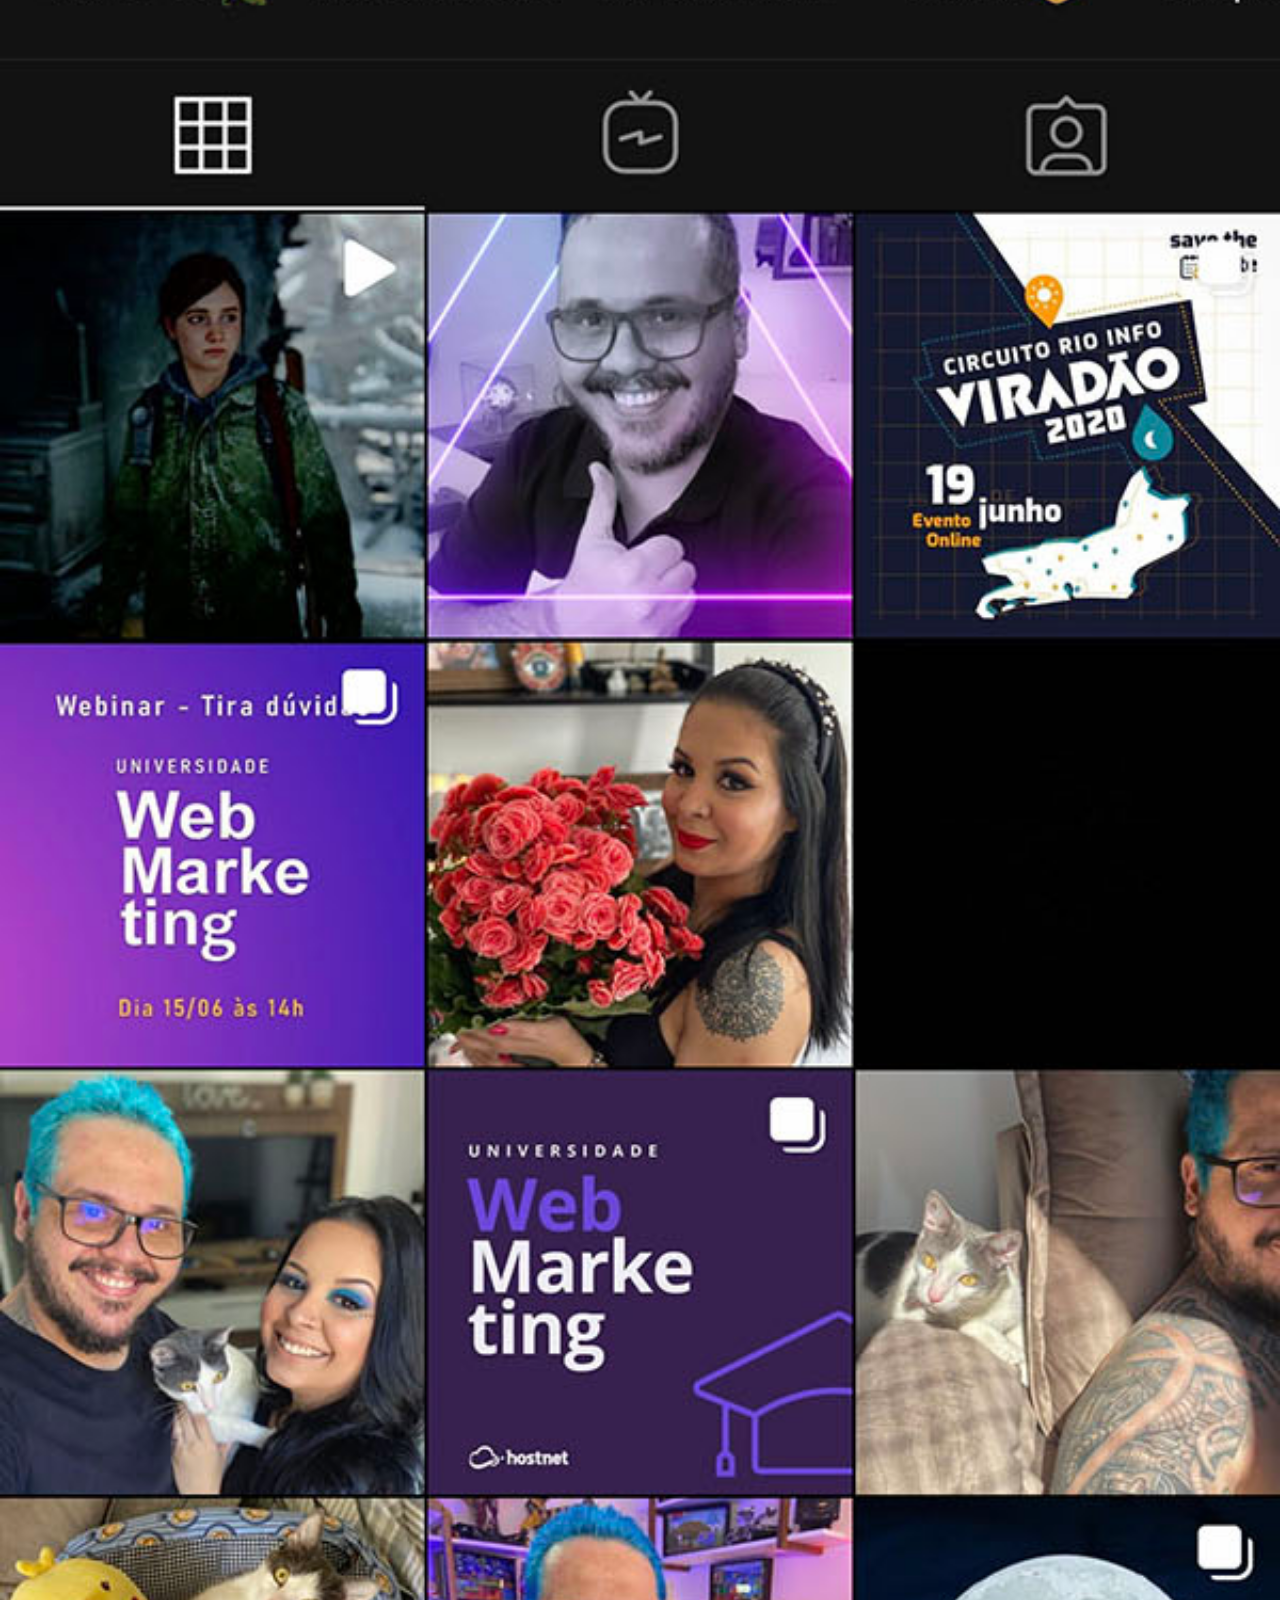
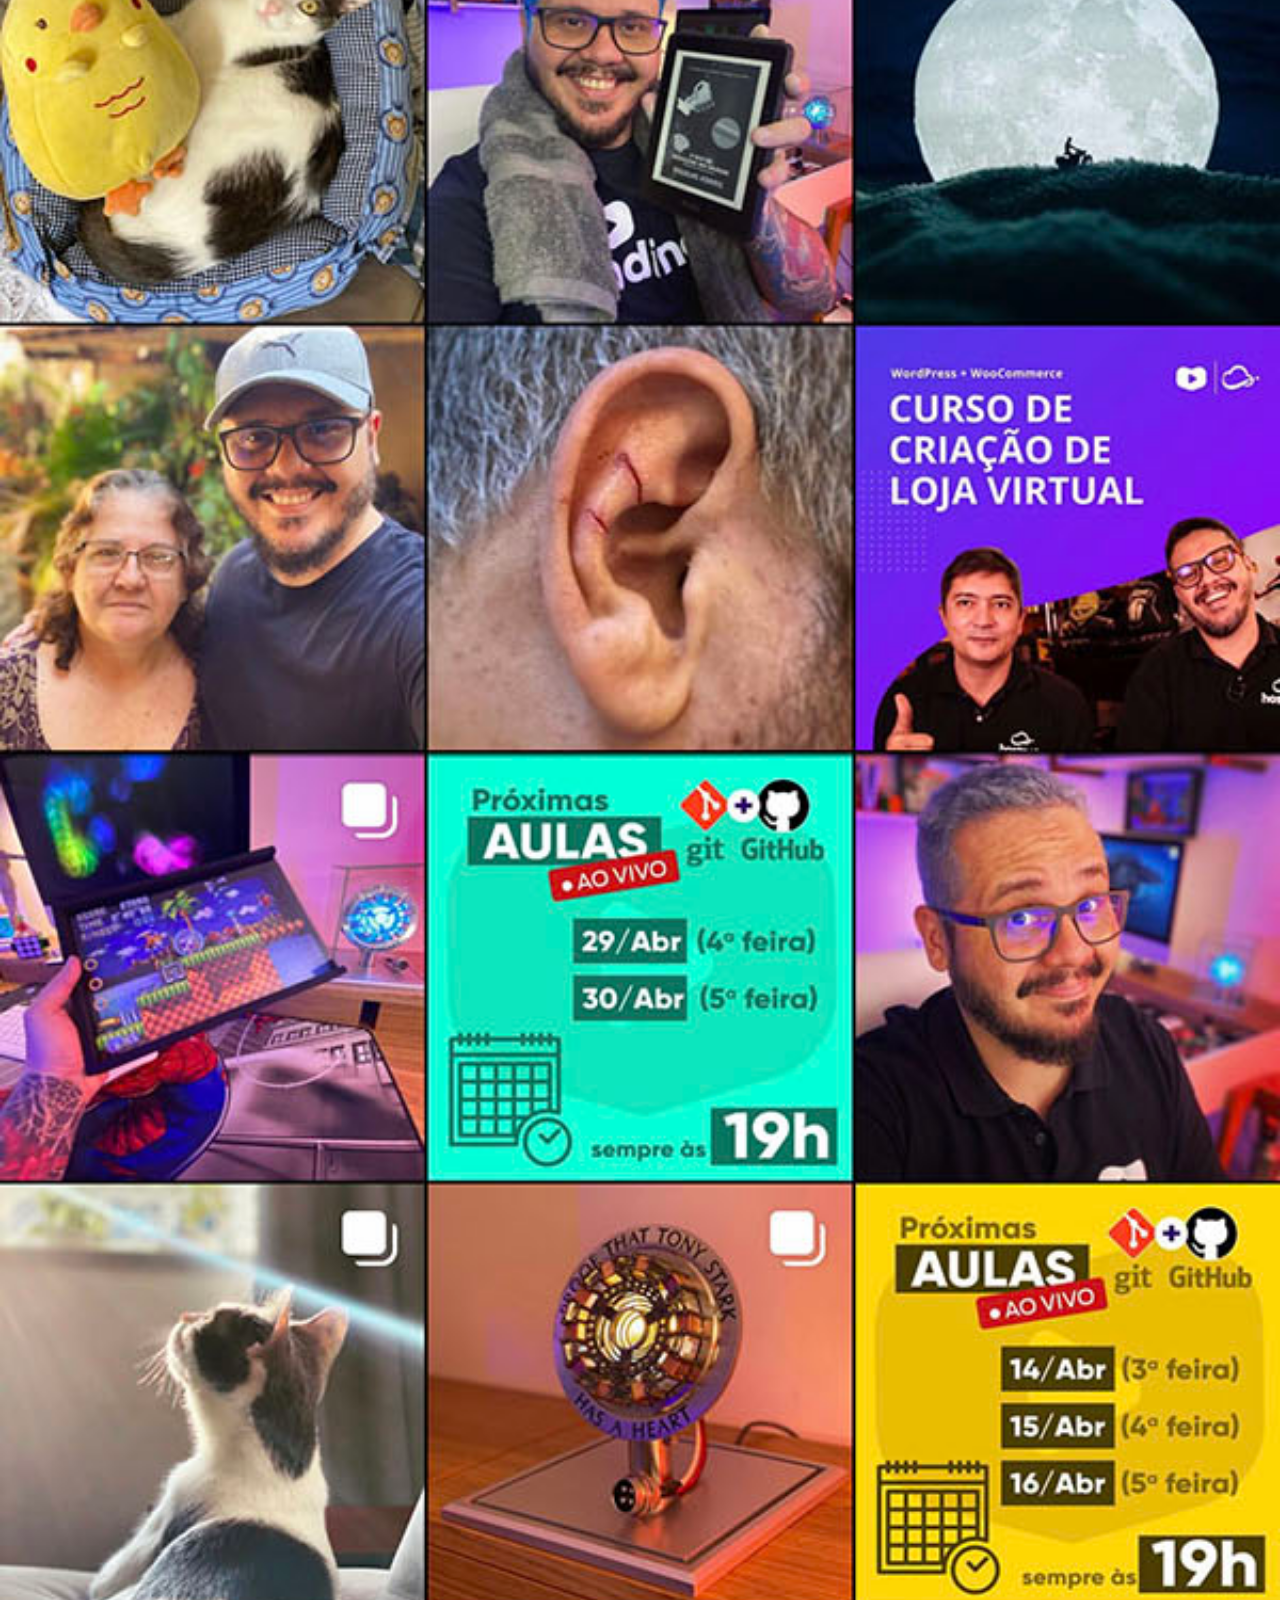
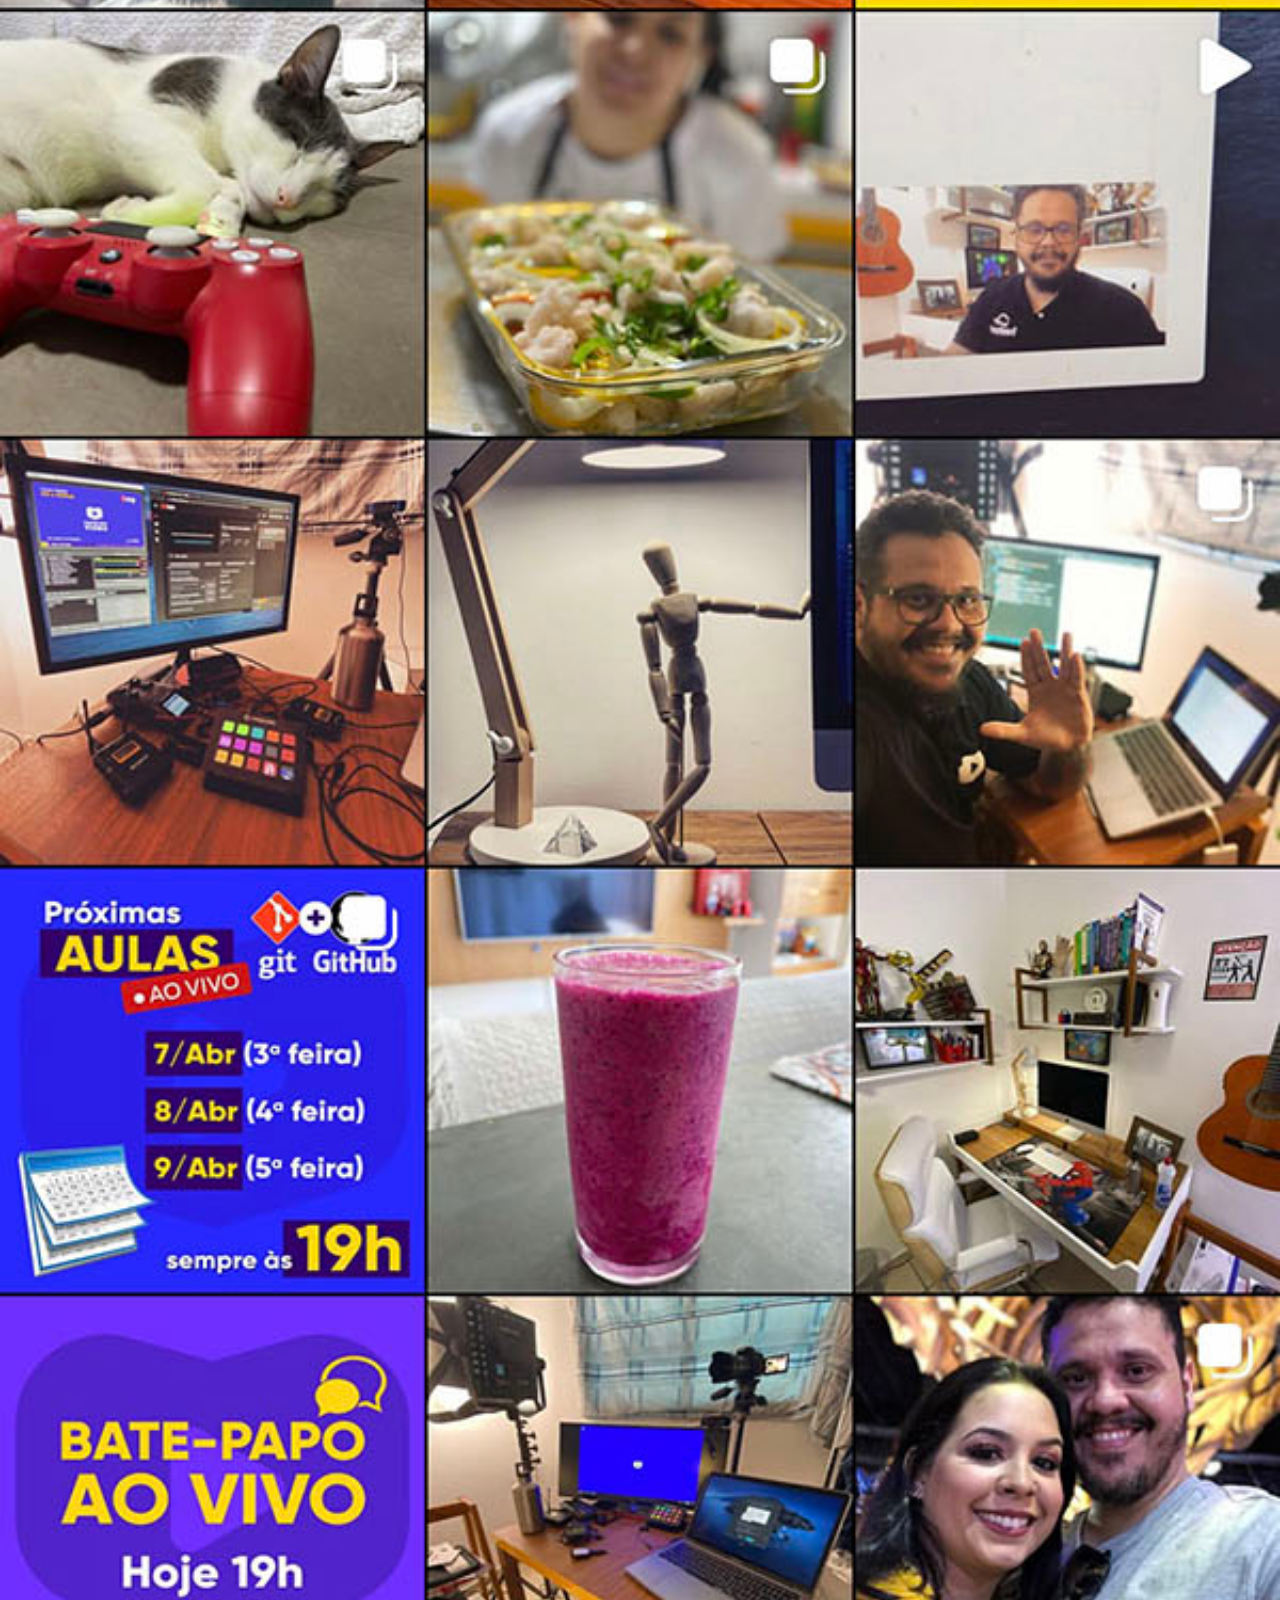
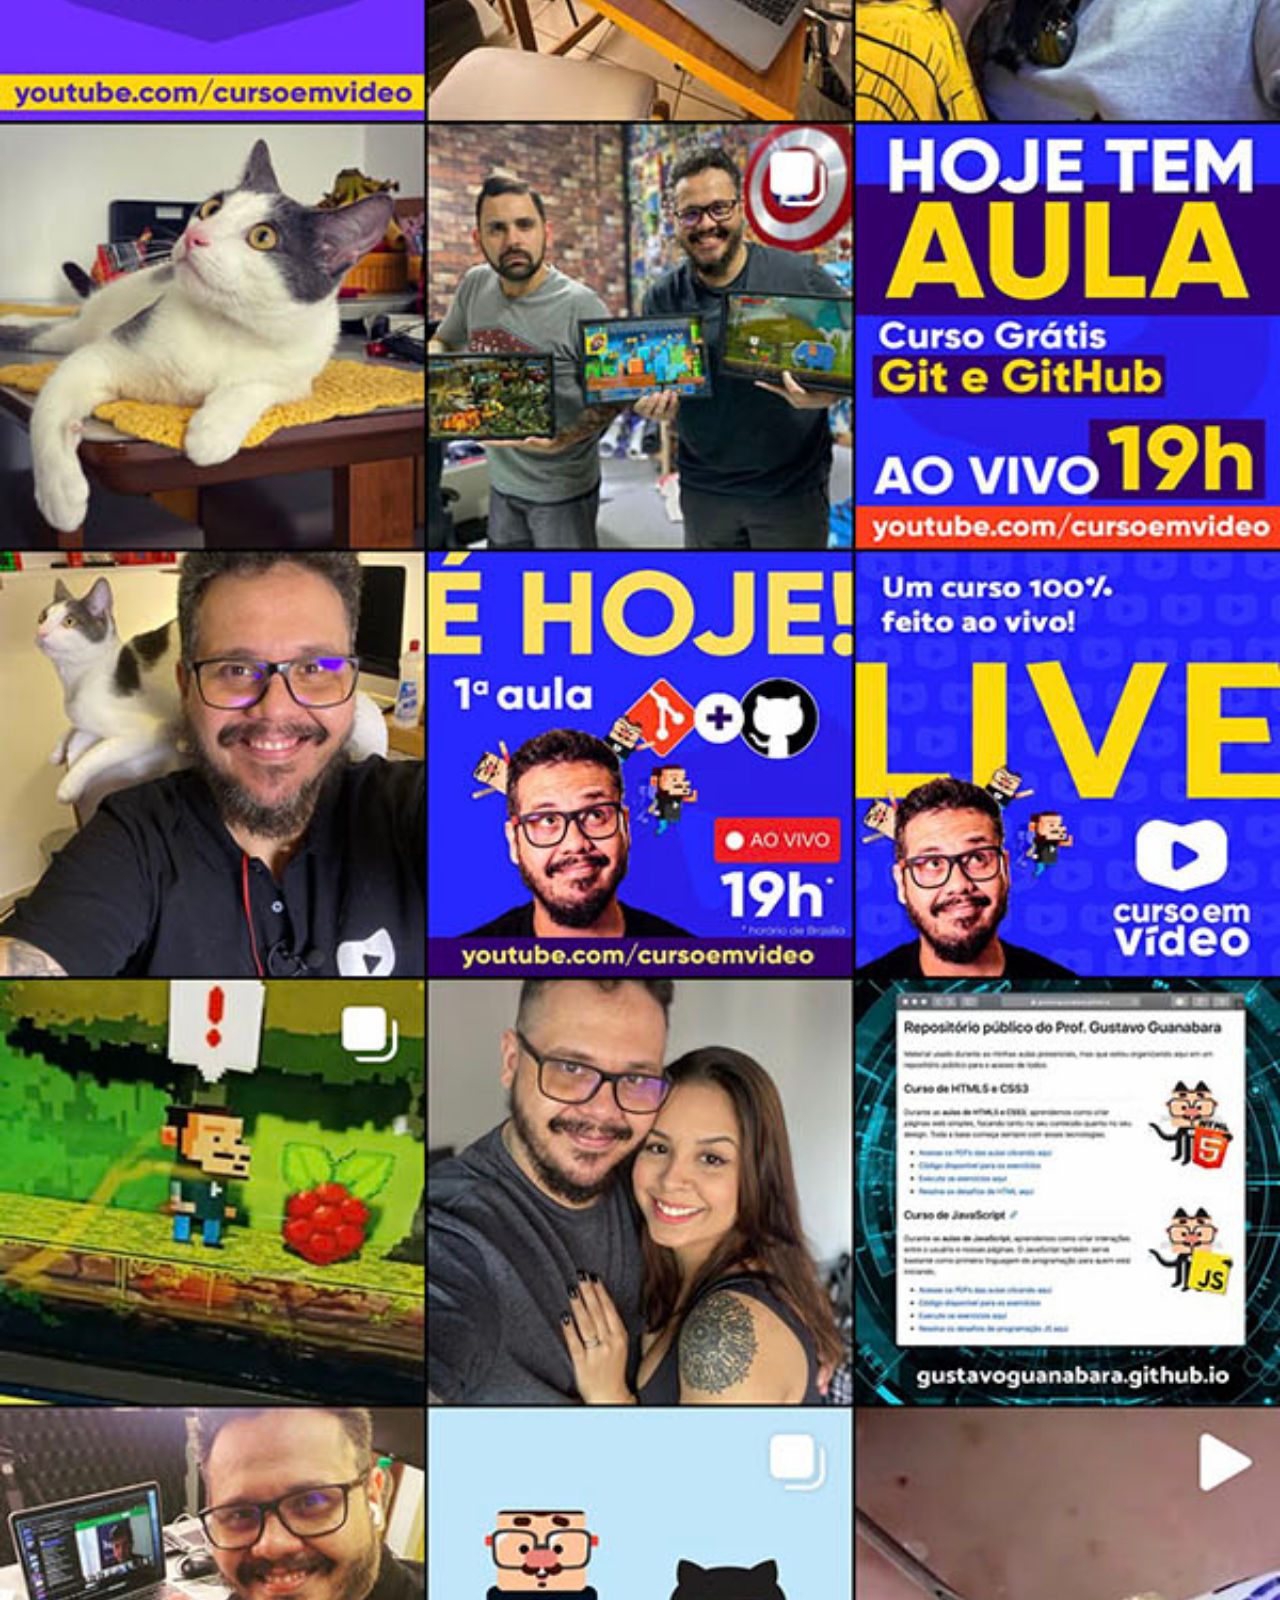
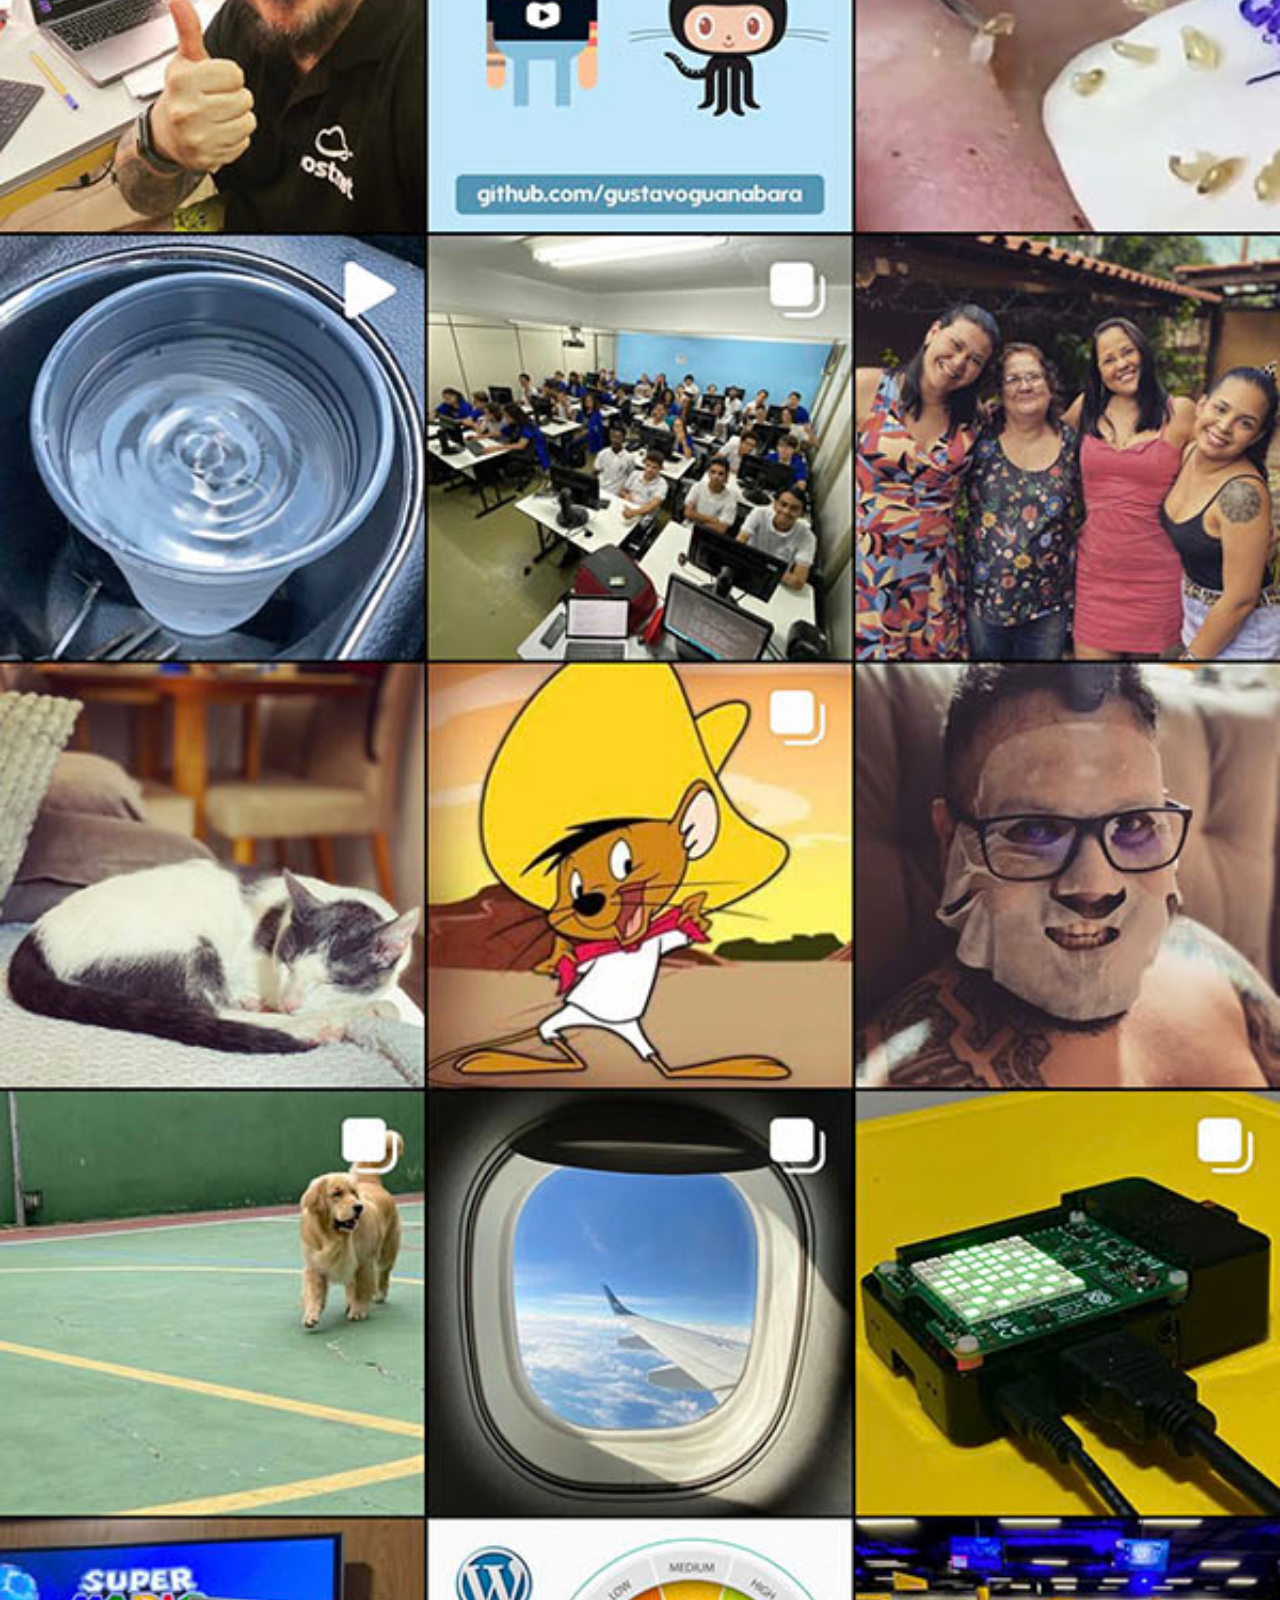
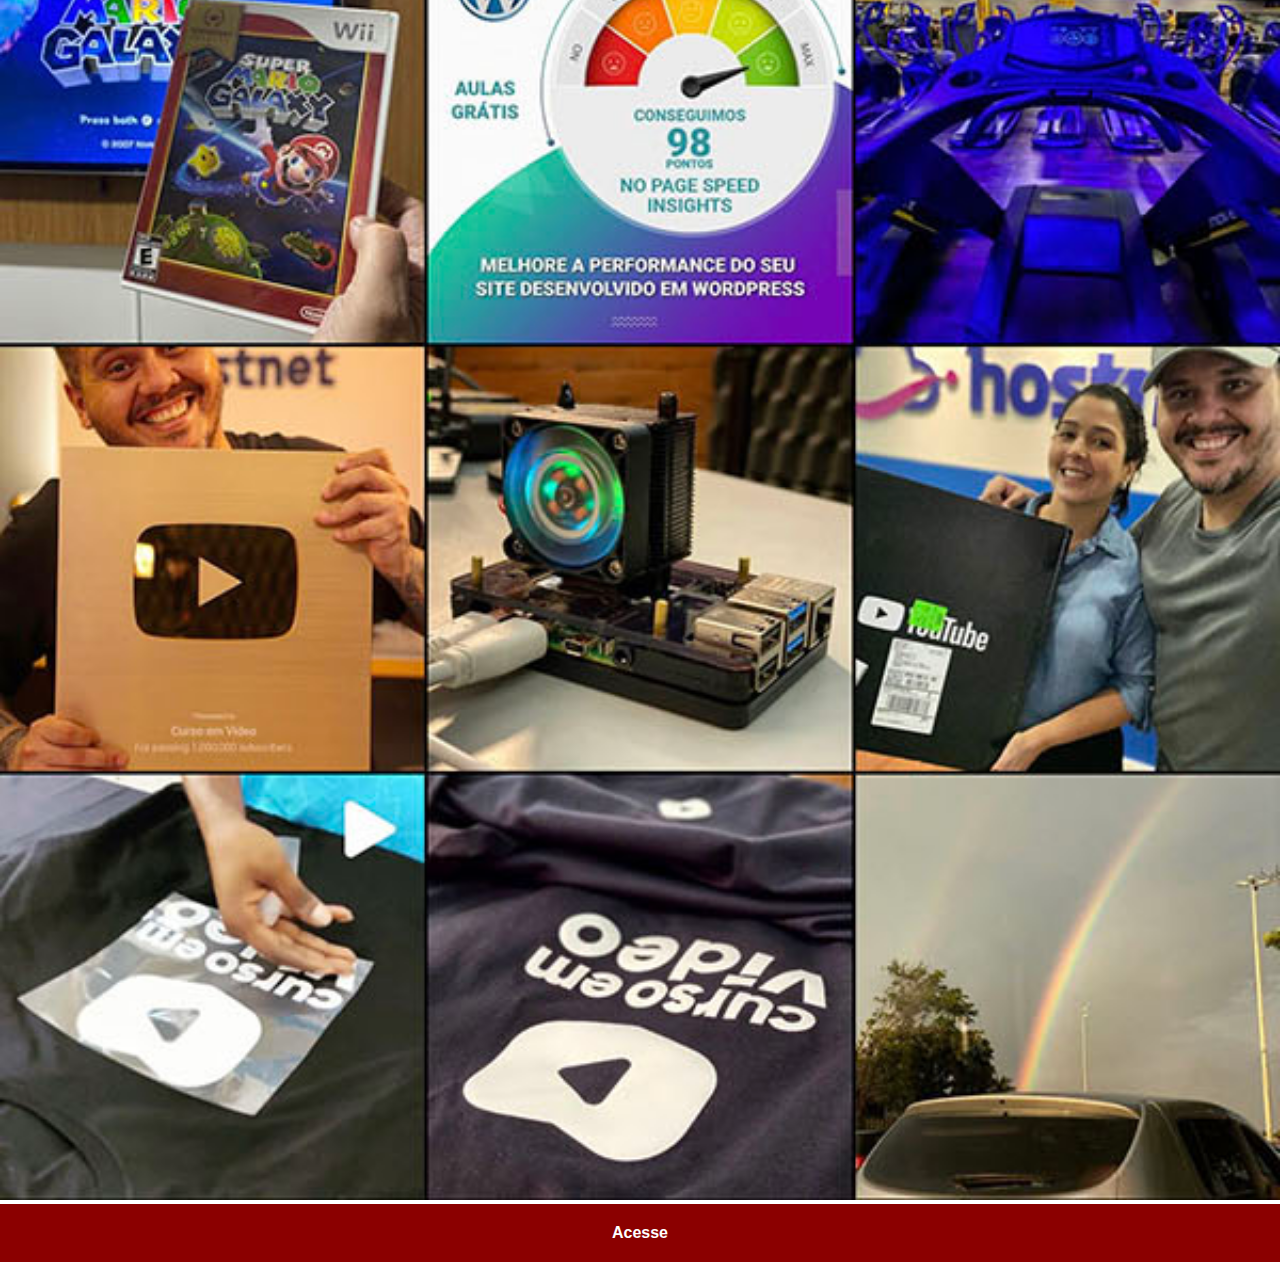
<file: paginas/insta.html>
<!DOCTYPE html>
<html lang="pt-br">
<head>
    <meta charset="UTF-8">
    <meta name="viewport" content="width=device-width, initial-scale=1.0">
    <title>Instagram</title>
    <link rel="stylesheet" href="../estilos/social.css">k
</head>
<body>
    <img src="../arquivos/pacote-d013/imagens/tela-instagram.jpg" alt="Instagram">
    <a href="https://www.instagram.com/gustavoguanabara/?hl=pt" target="_blank">Acesse</a>
</body>
</html>
</file>
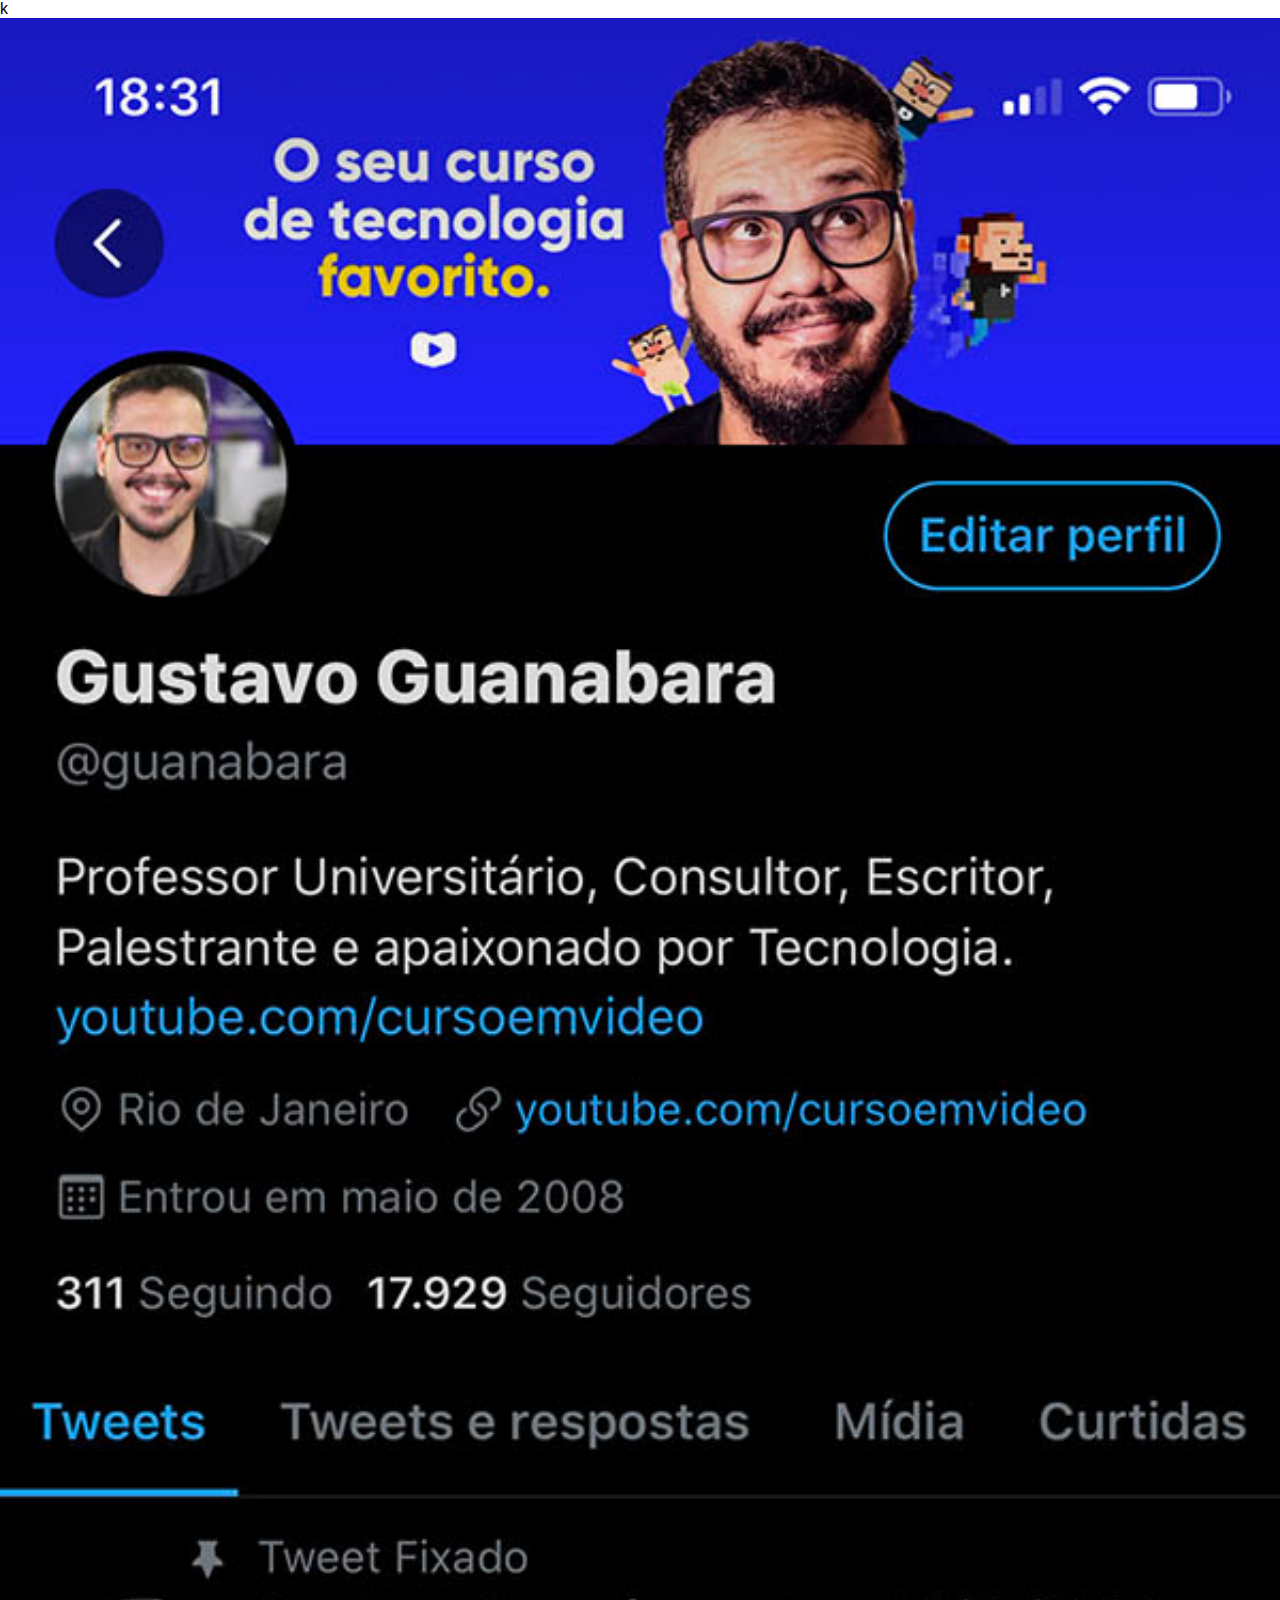
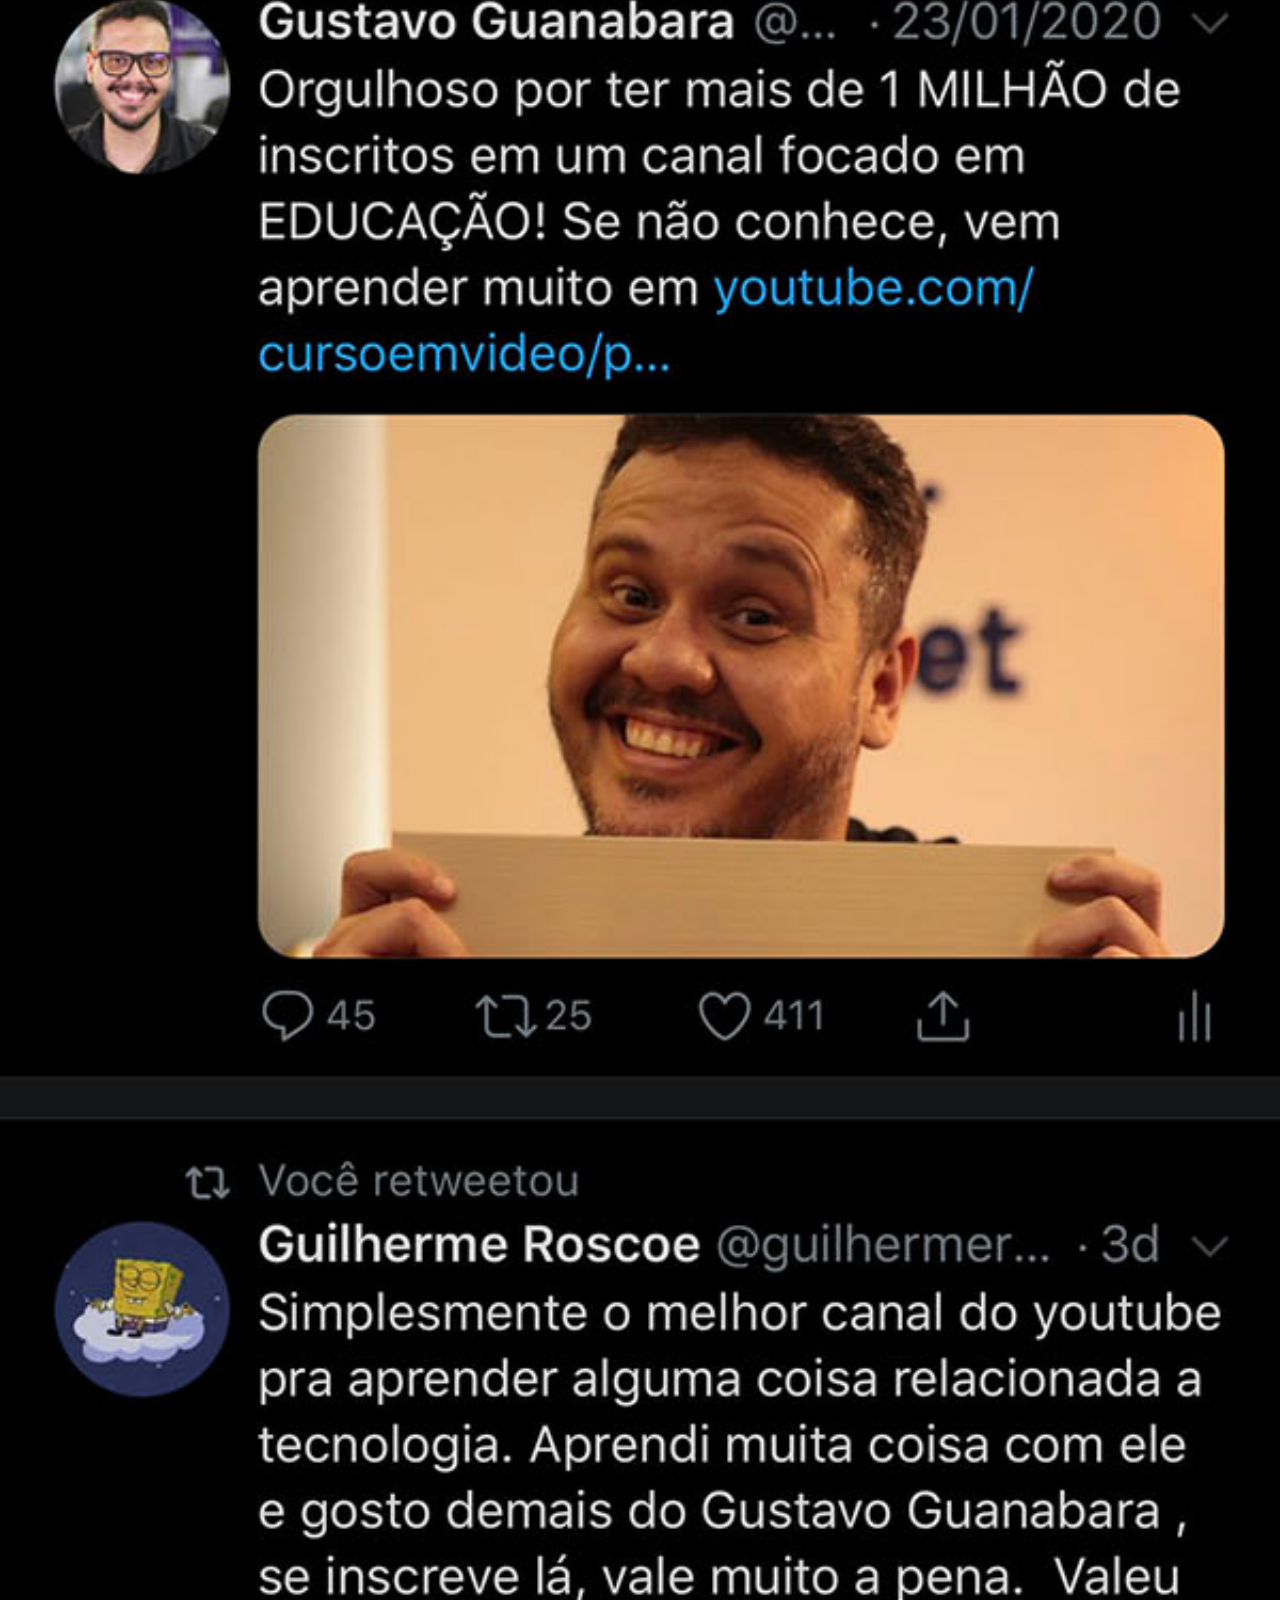
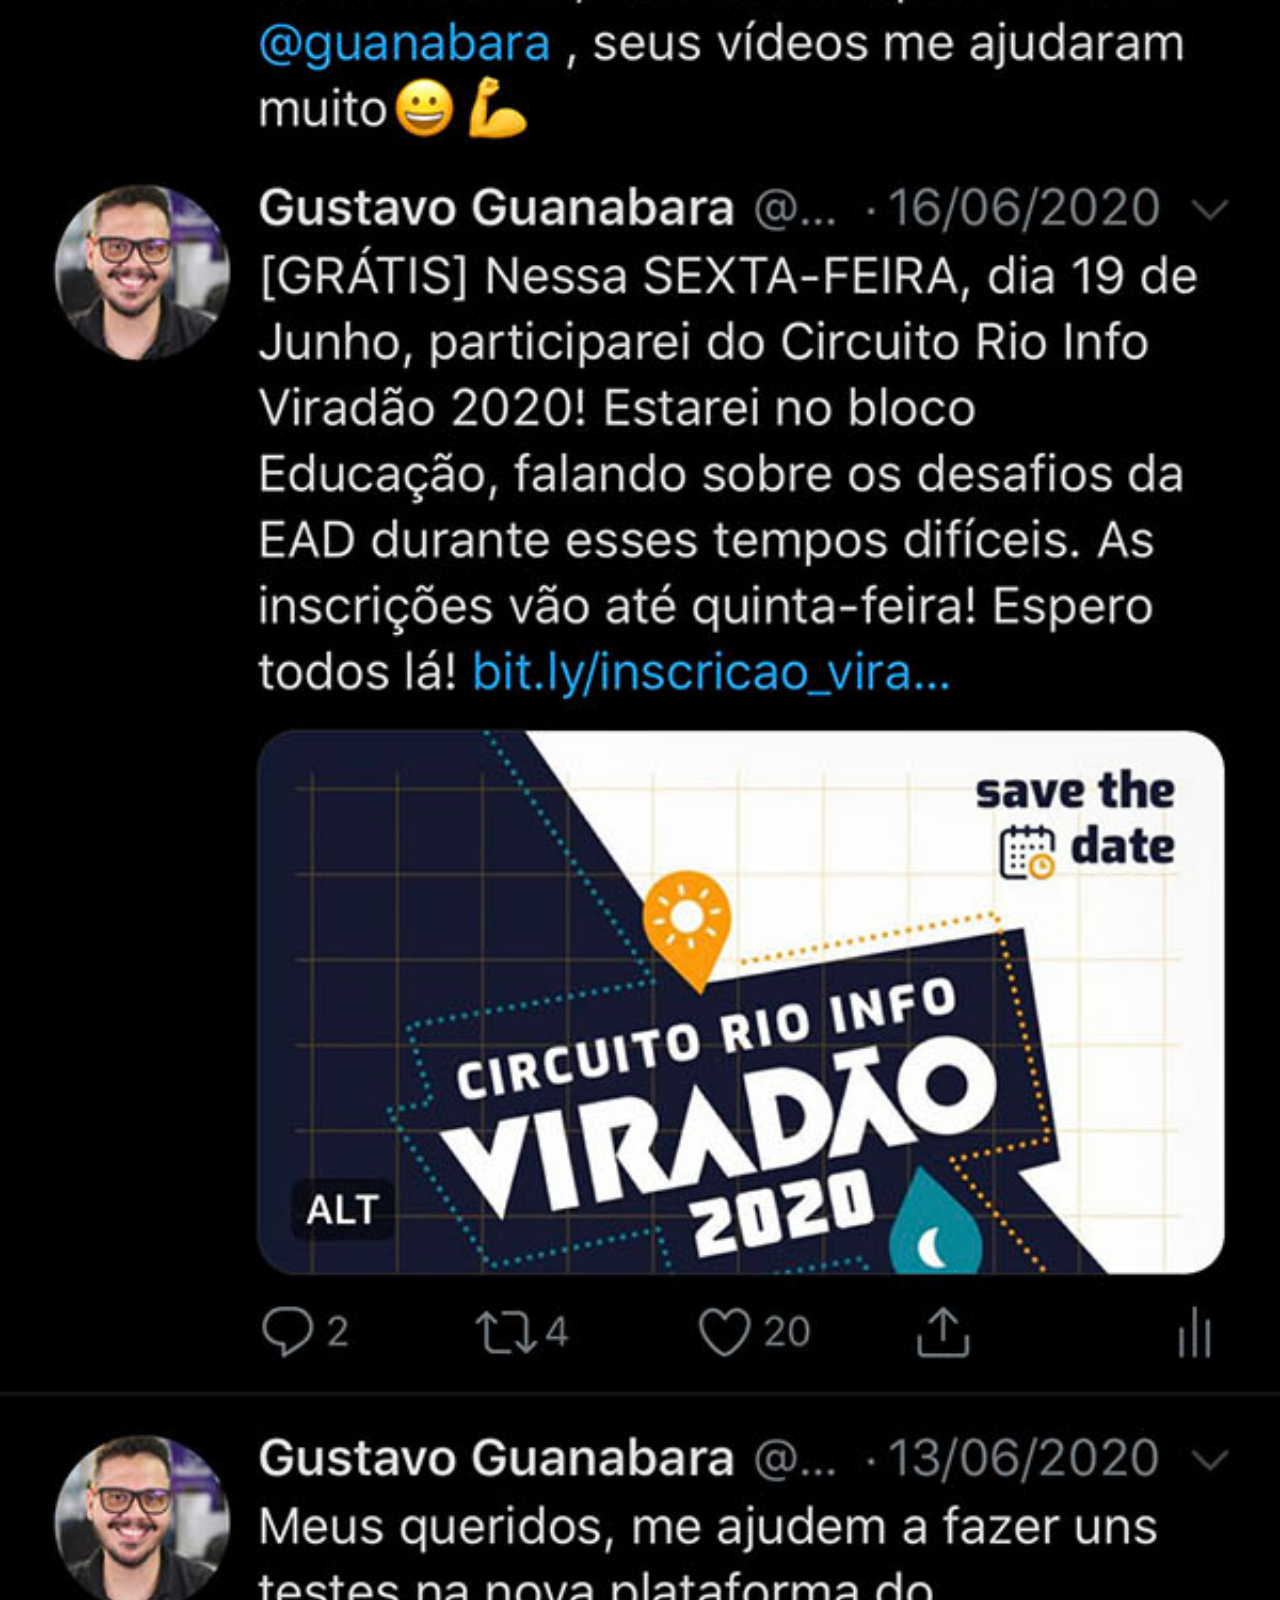
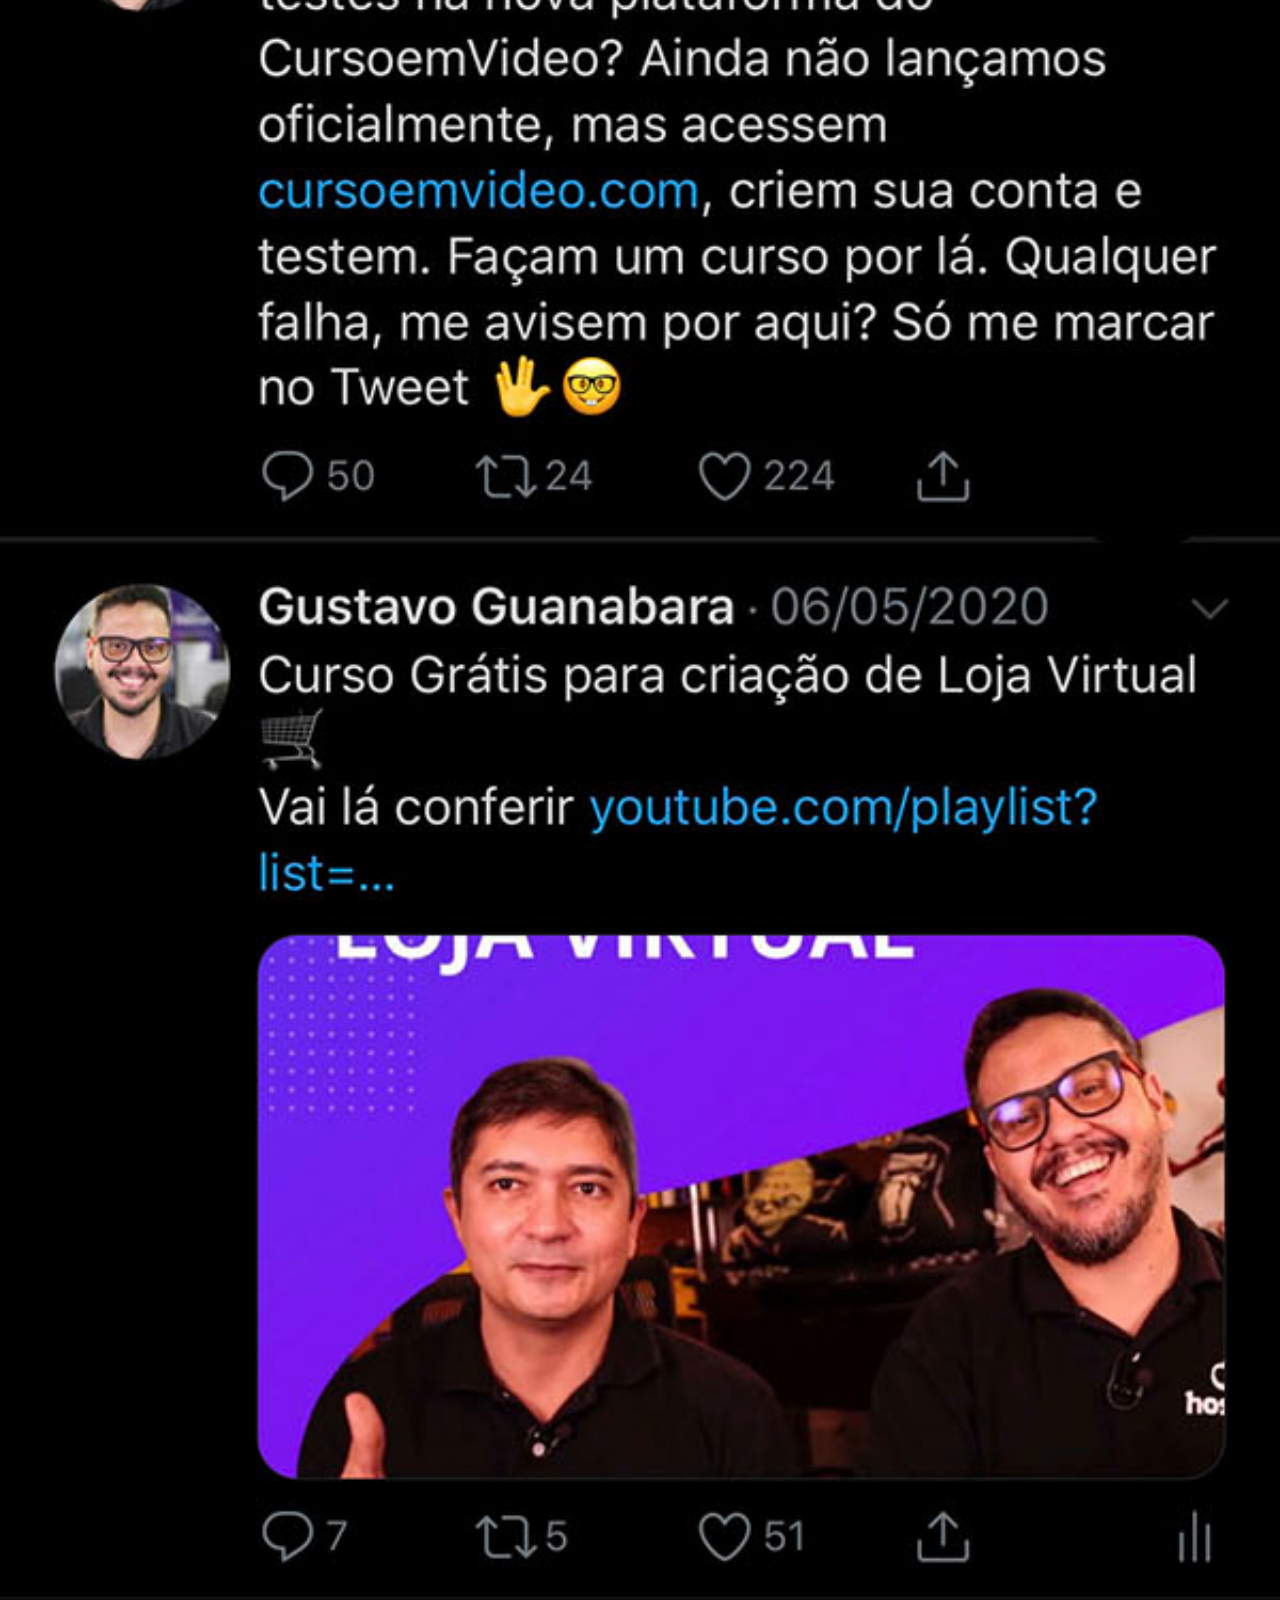
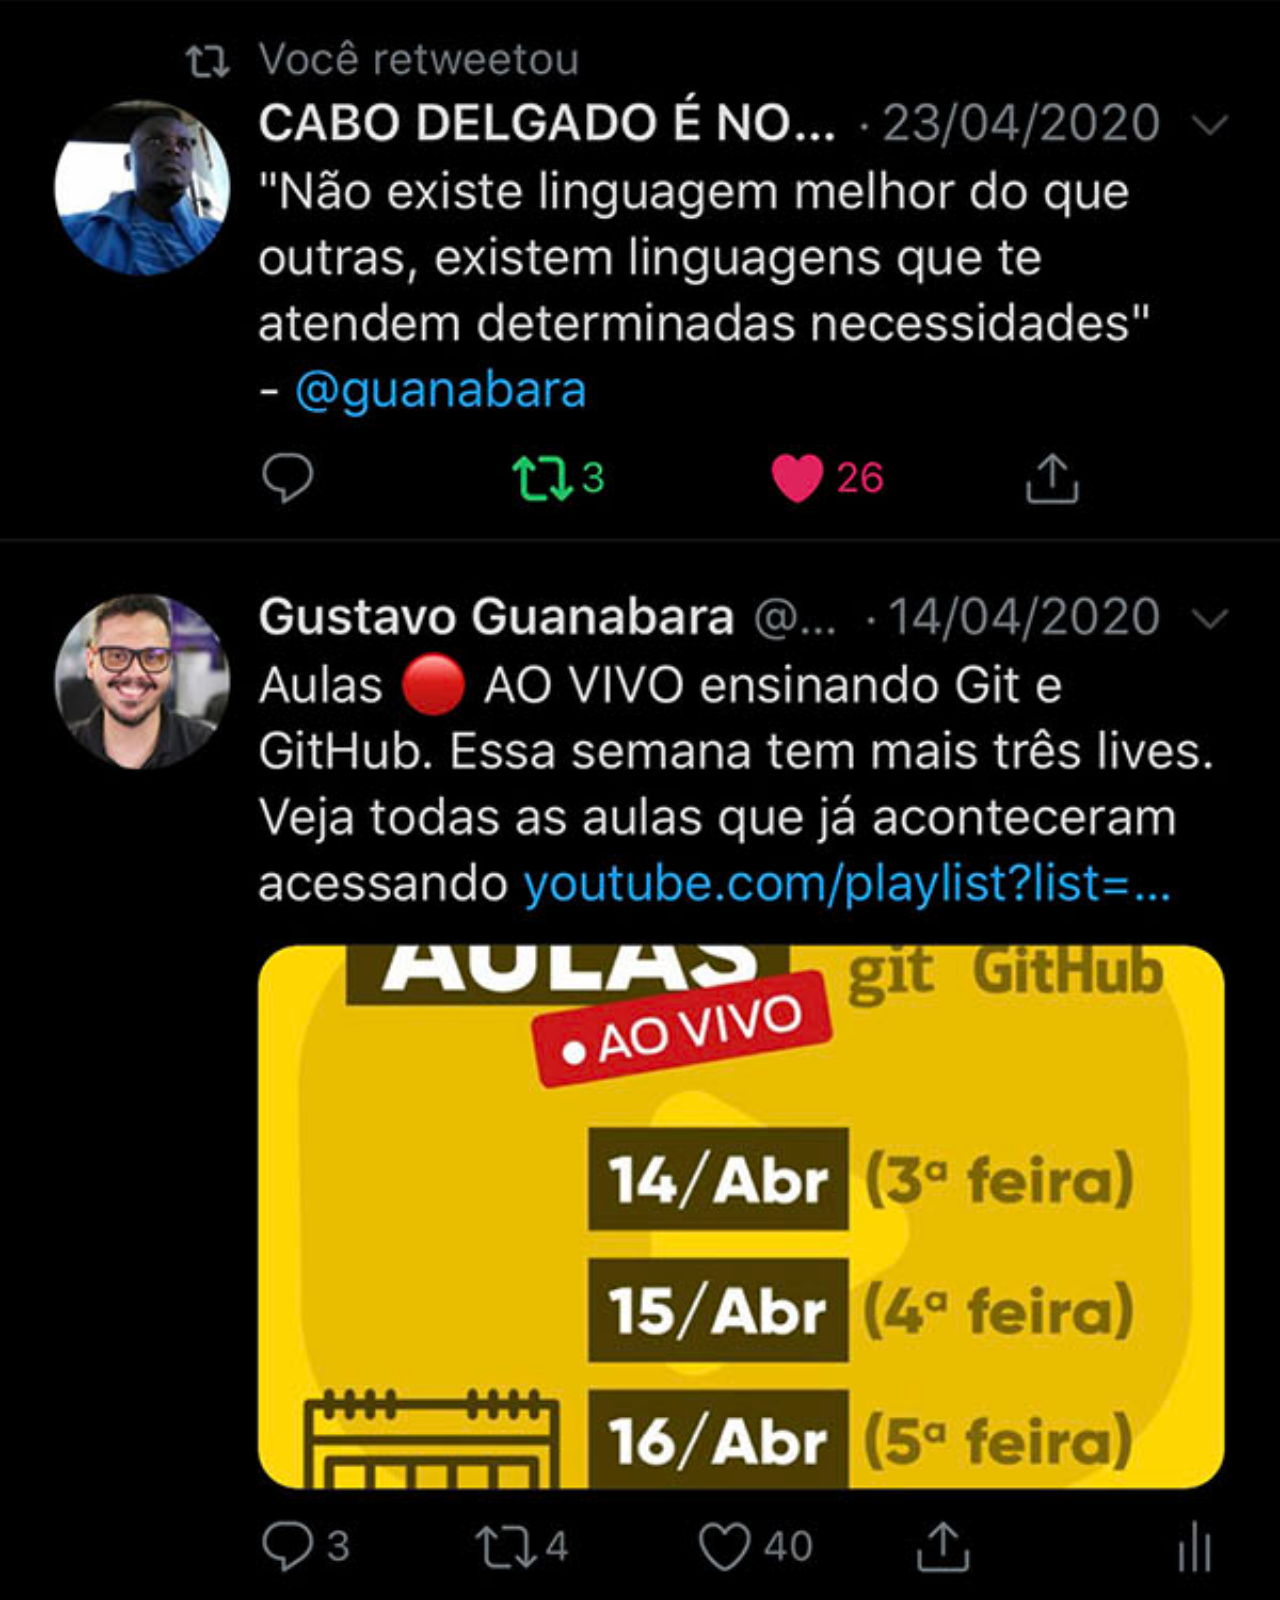
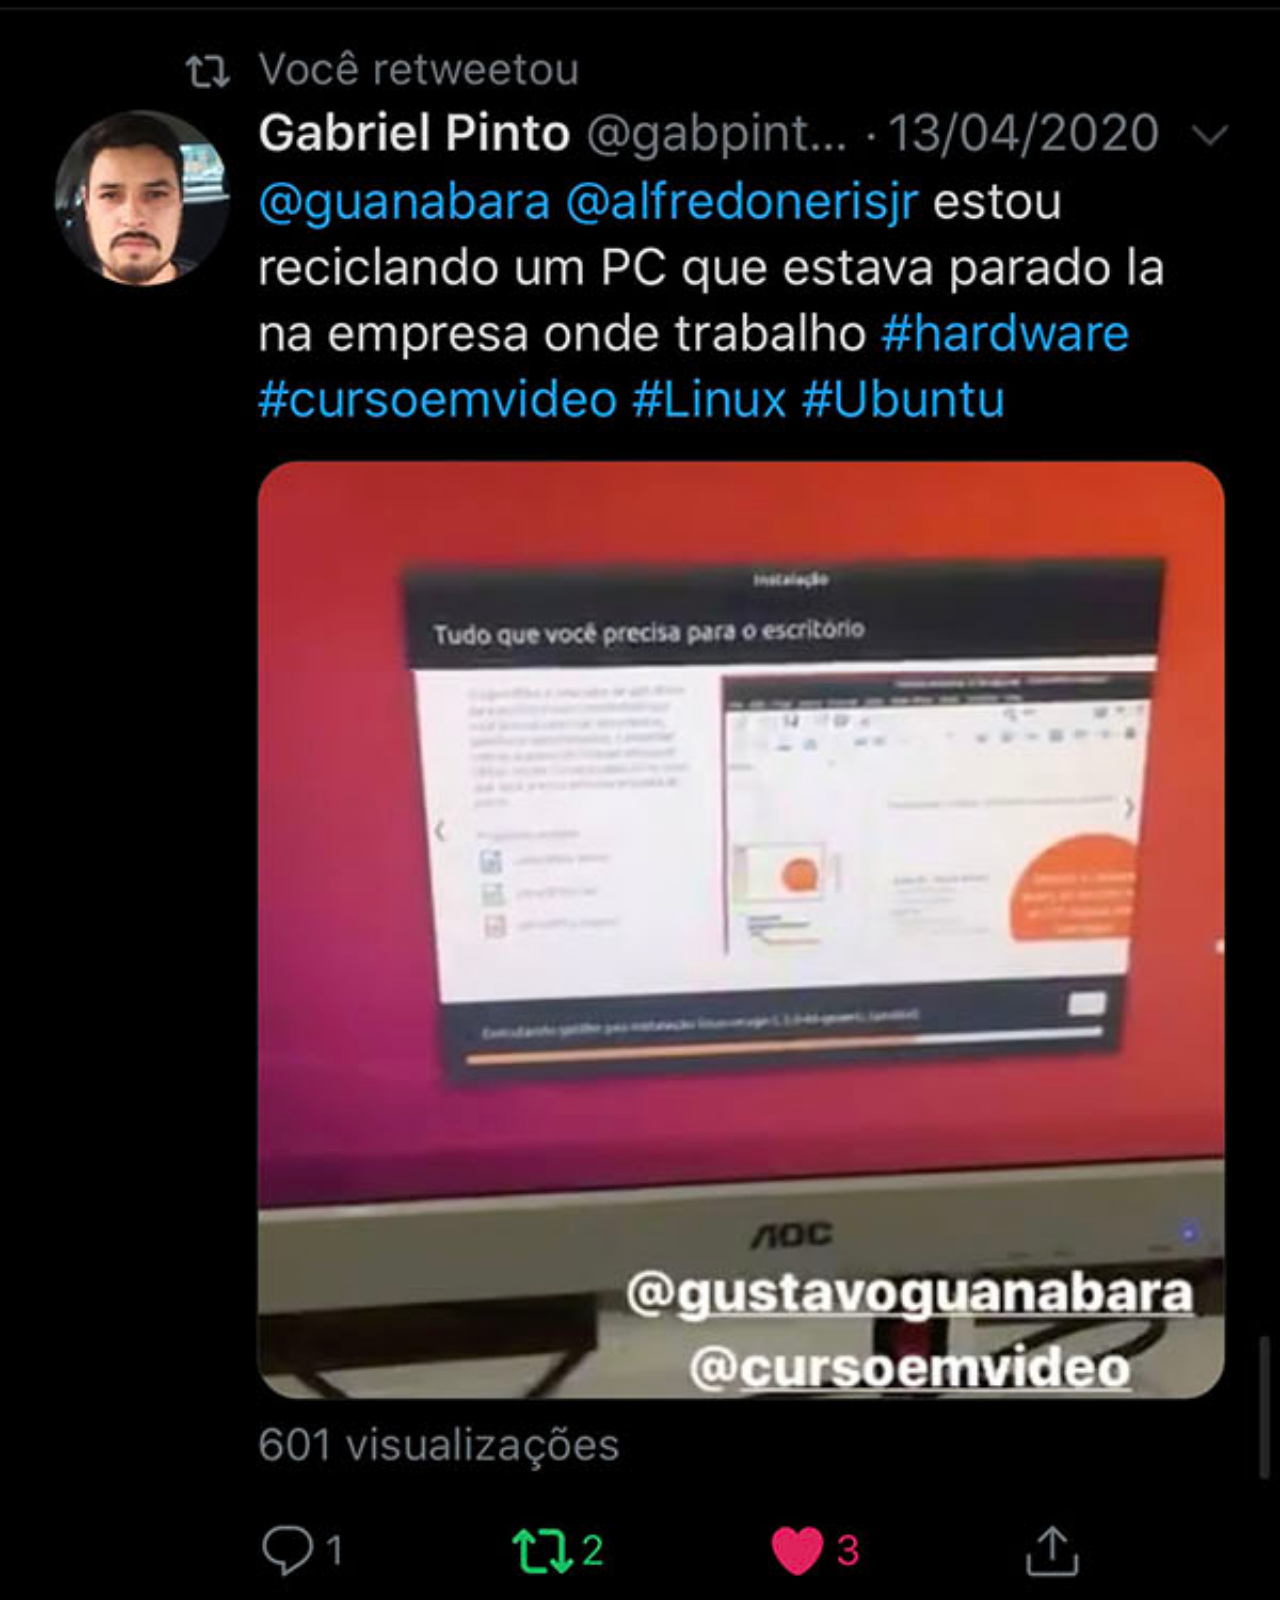
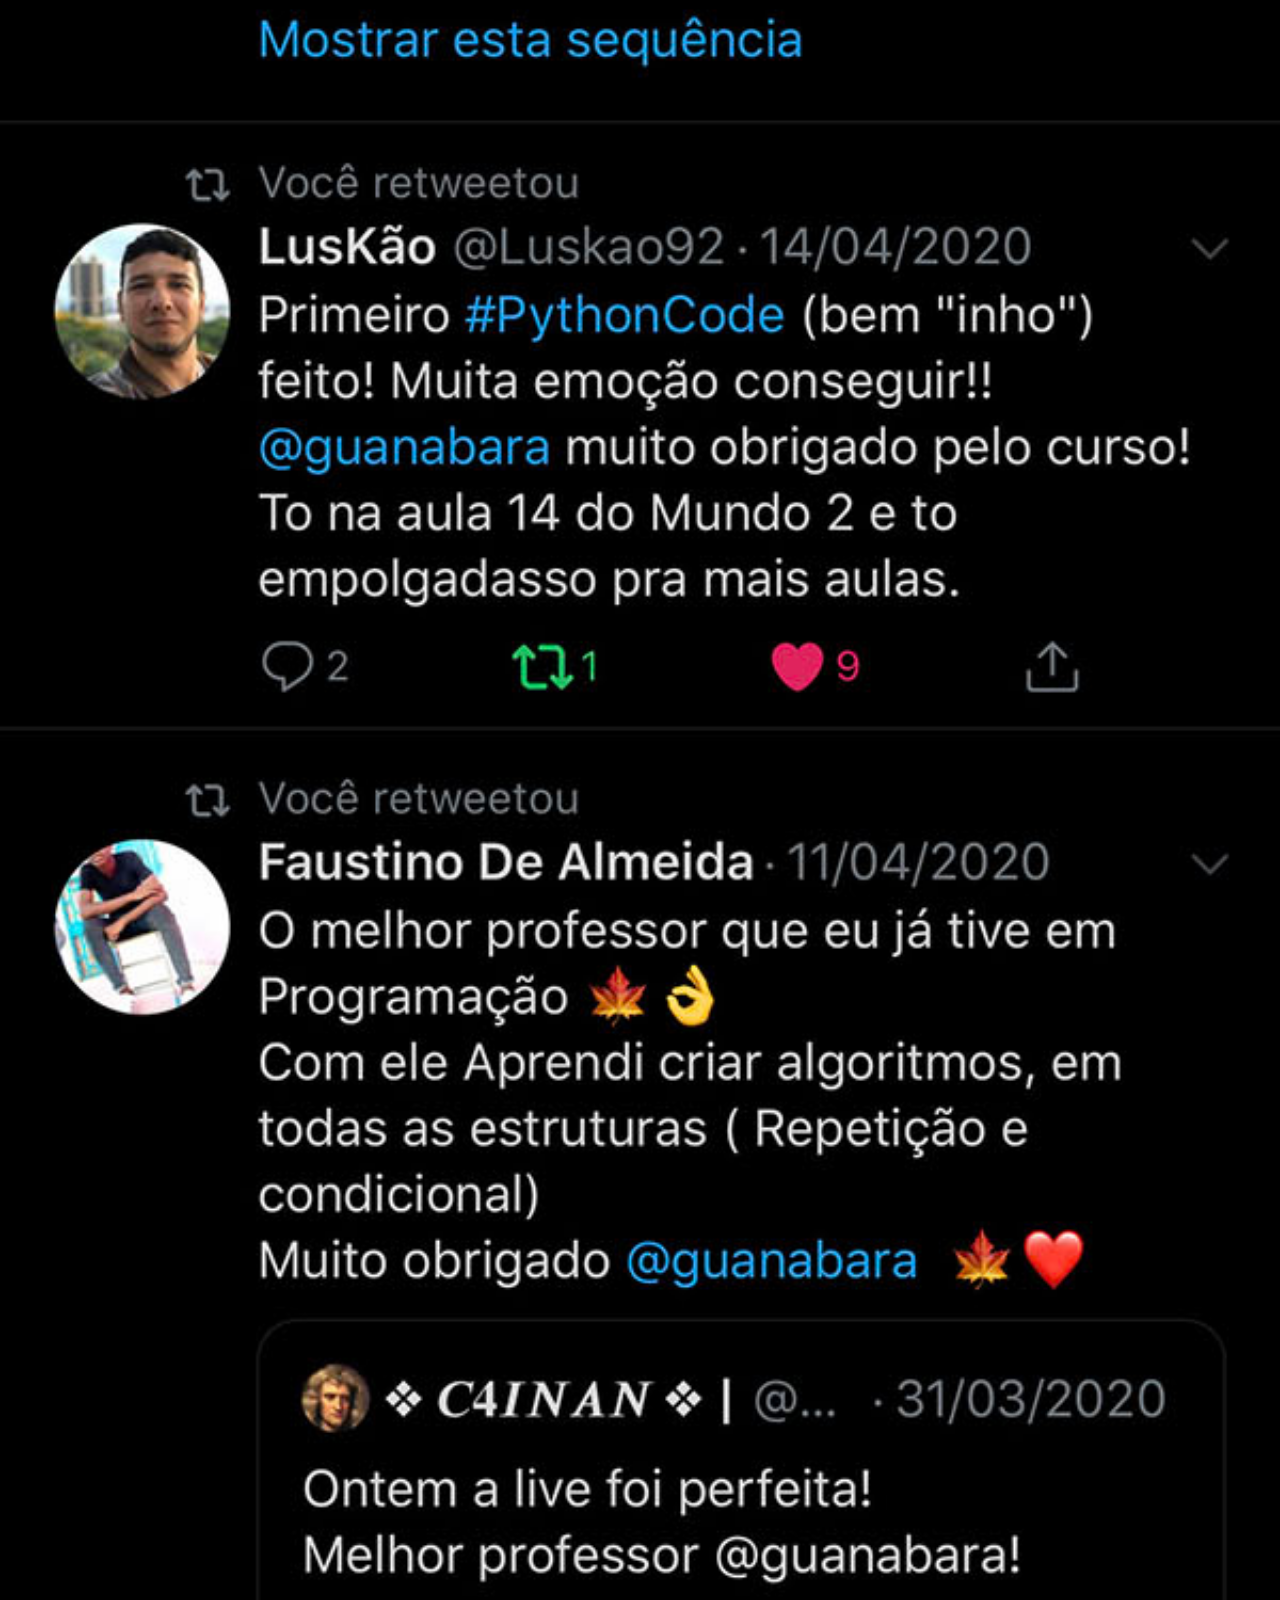
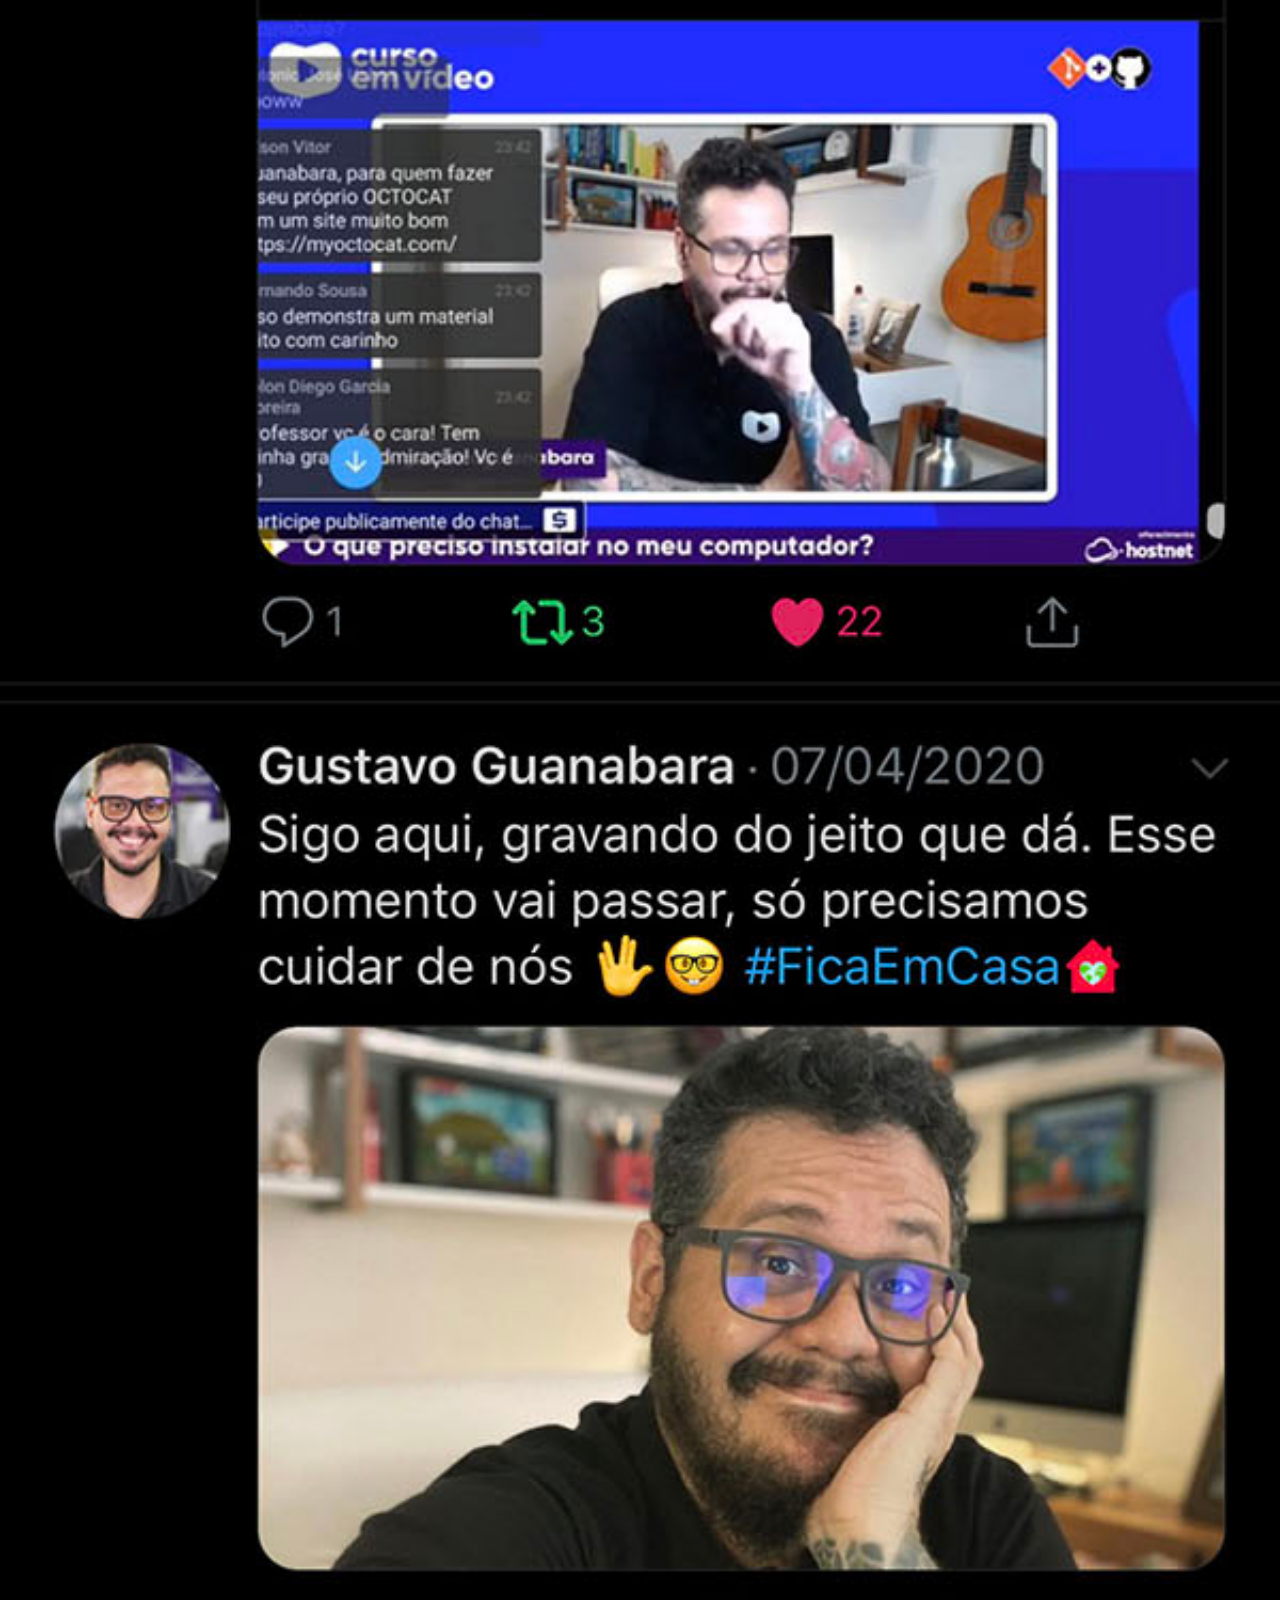
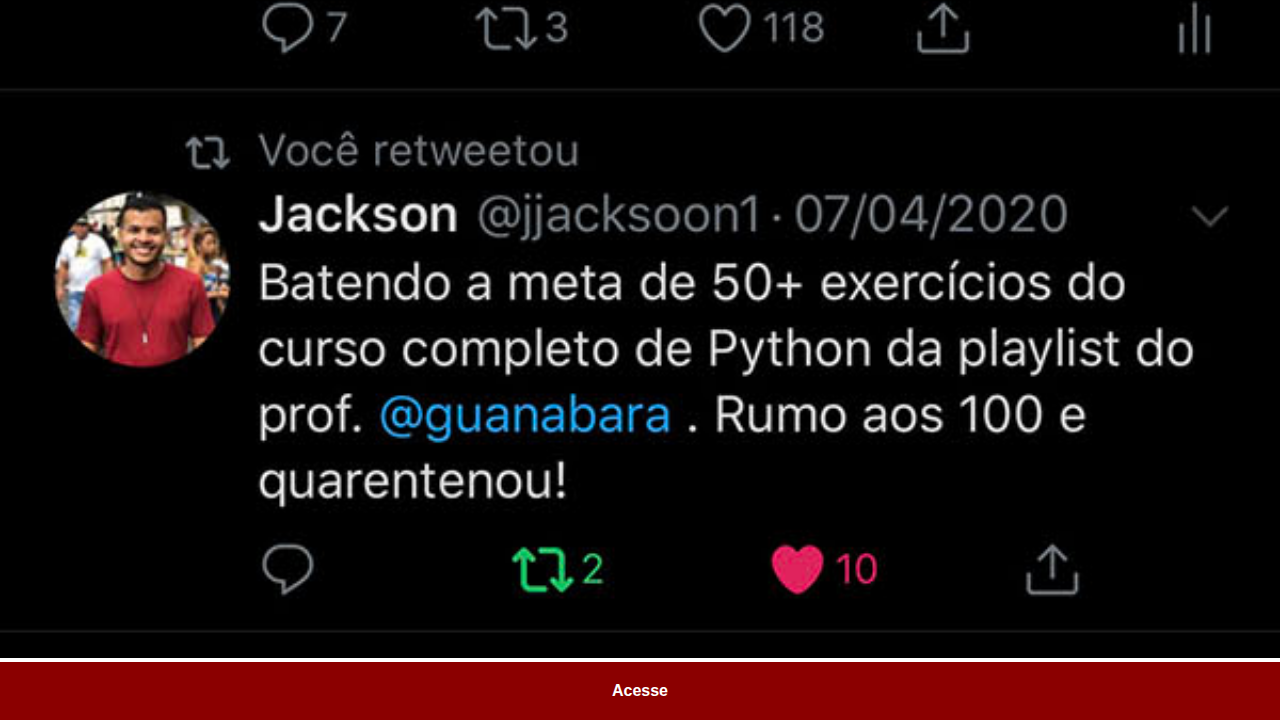
<file: paginas/twitter.html>
<!DOCTYPE html>
<html lang="pt-br">
<head>
    <meta charset="UTF-8">
    <meta name="viewport" content="width=device-width, initial-scale=1.0">
    <title>Twitter</title>
    <link rel="stylesheet" href="../estilos/social.css">k
</head>
<body>
    <img src="../arquivos/pacote-d013/imagens/tela-twitter.jpg" alt="Twitter">
    <a href="https://twitter.com/guanabara" target="_blank">Acesse</a>
</body>
</html>
</file>
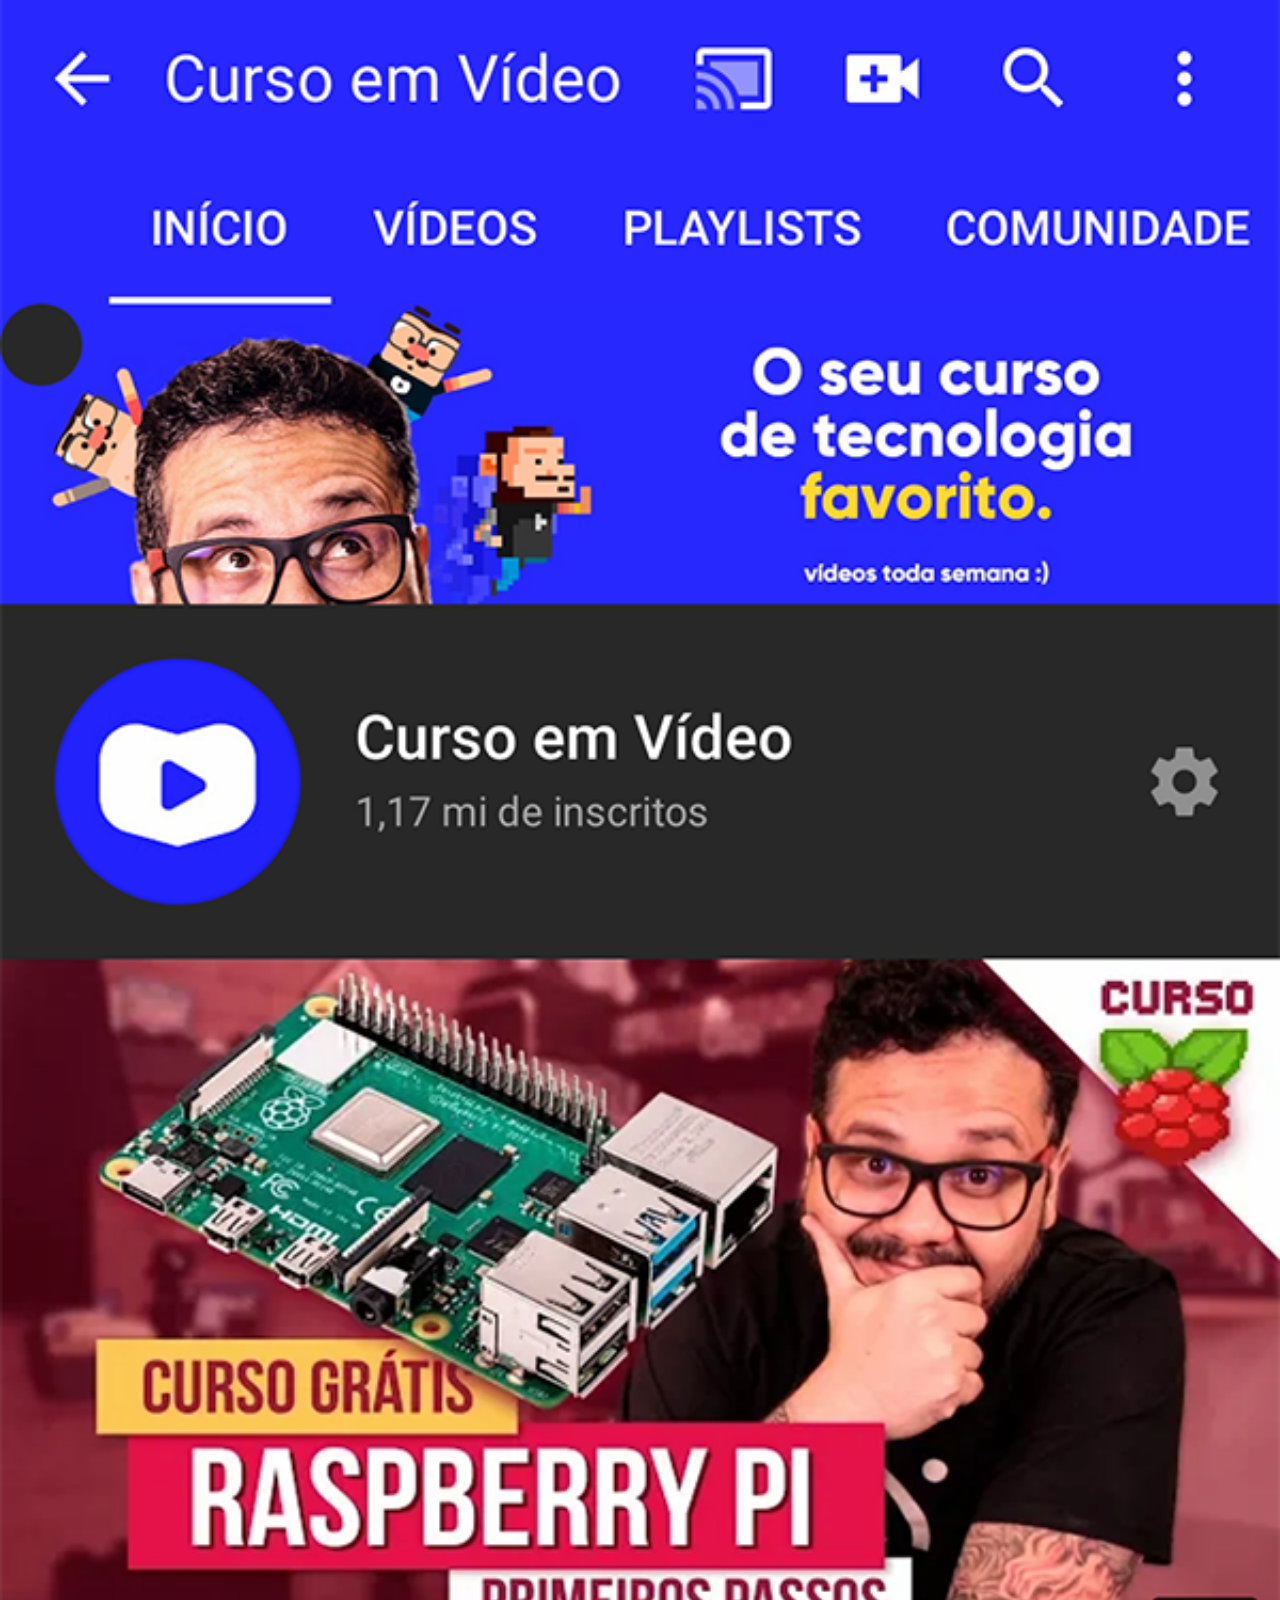
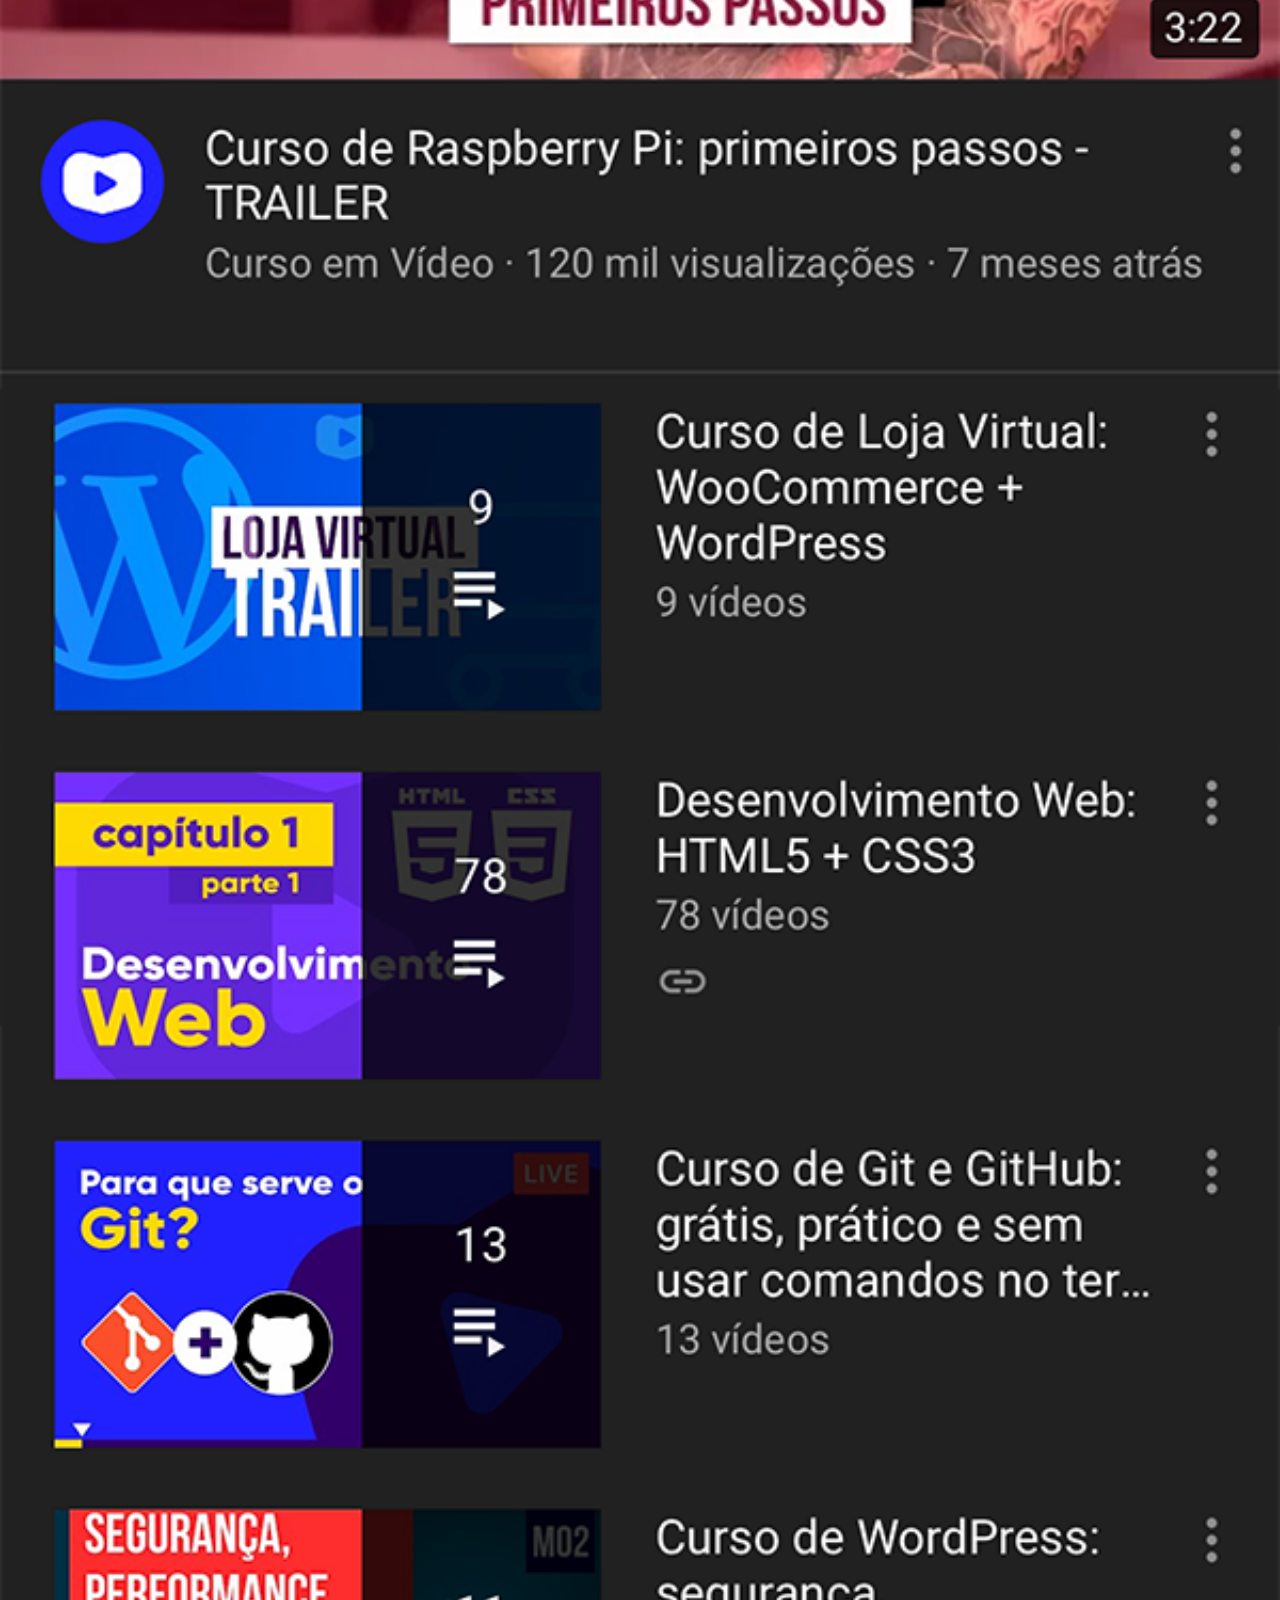
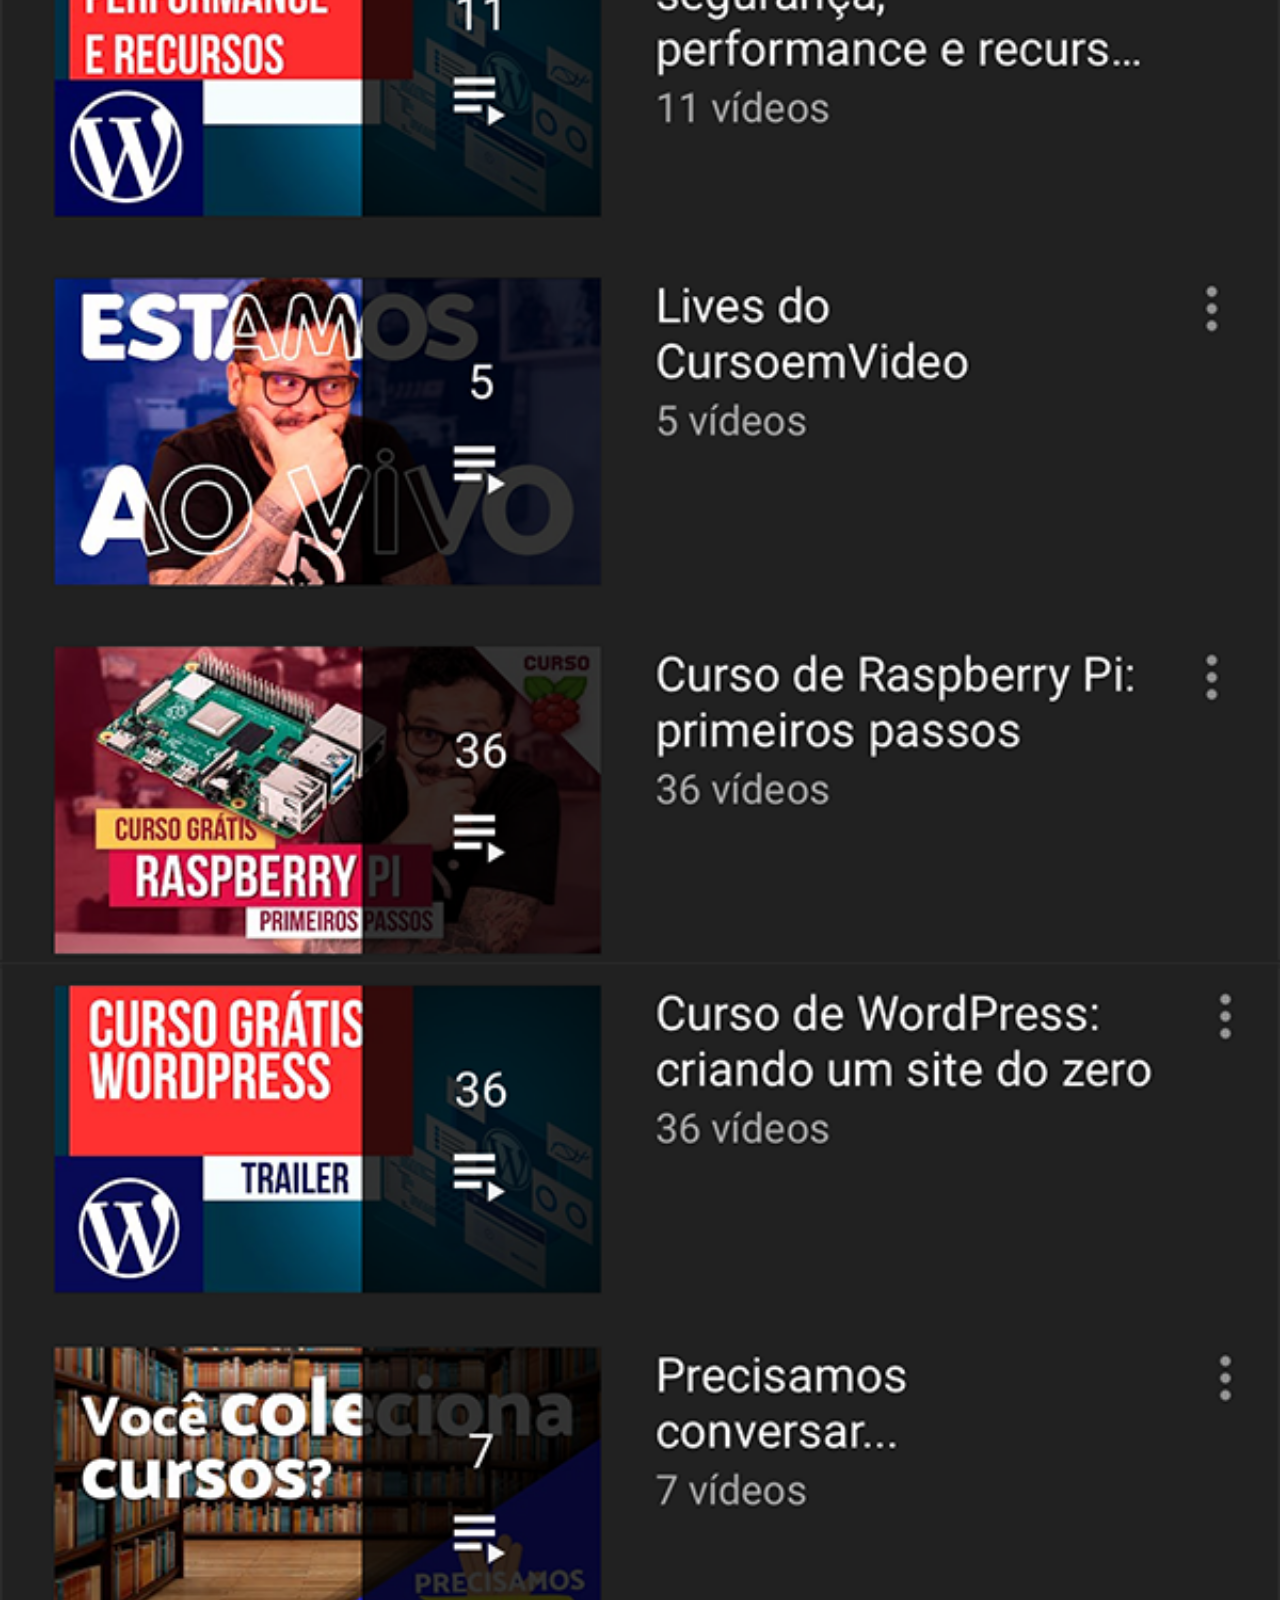
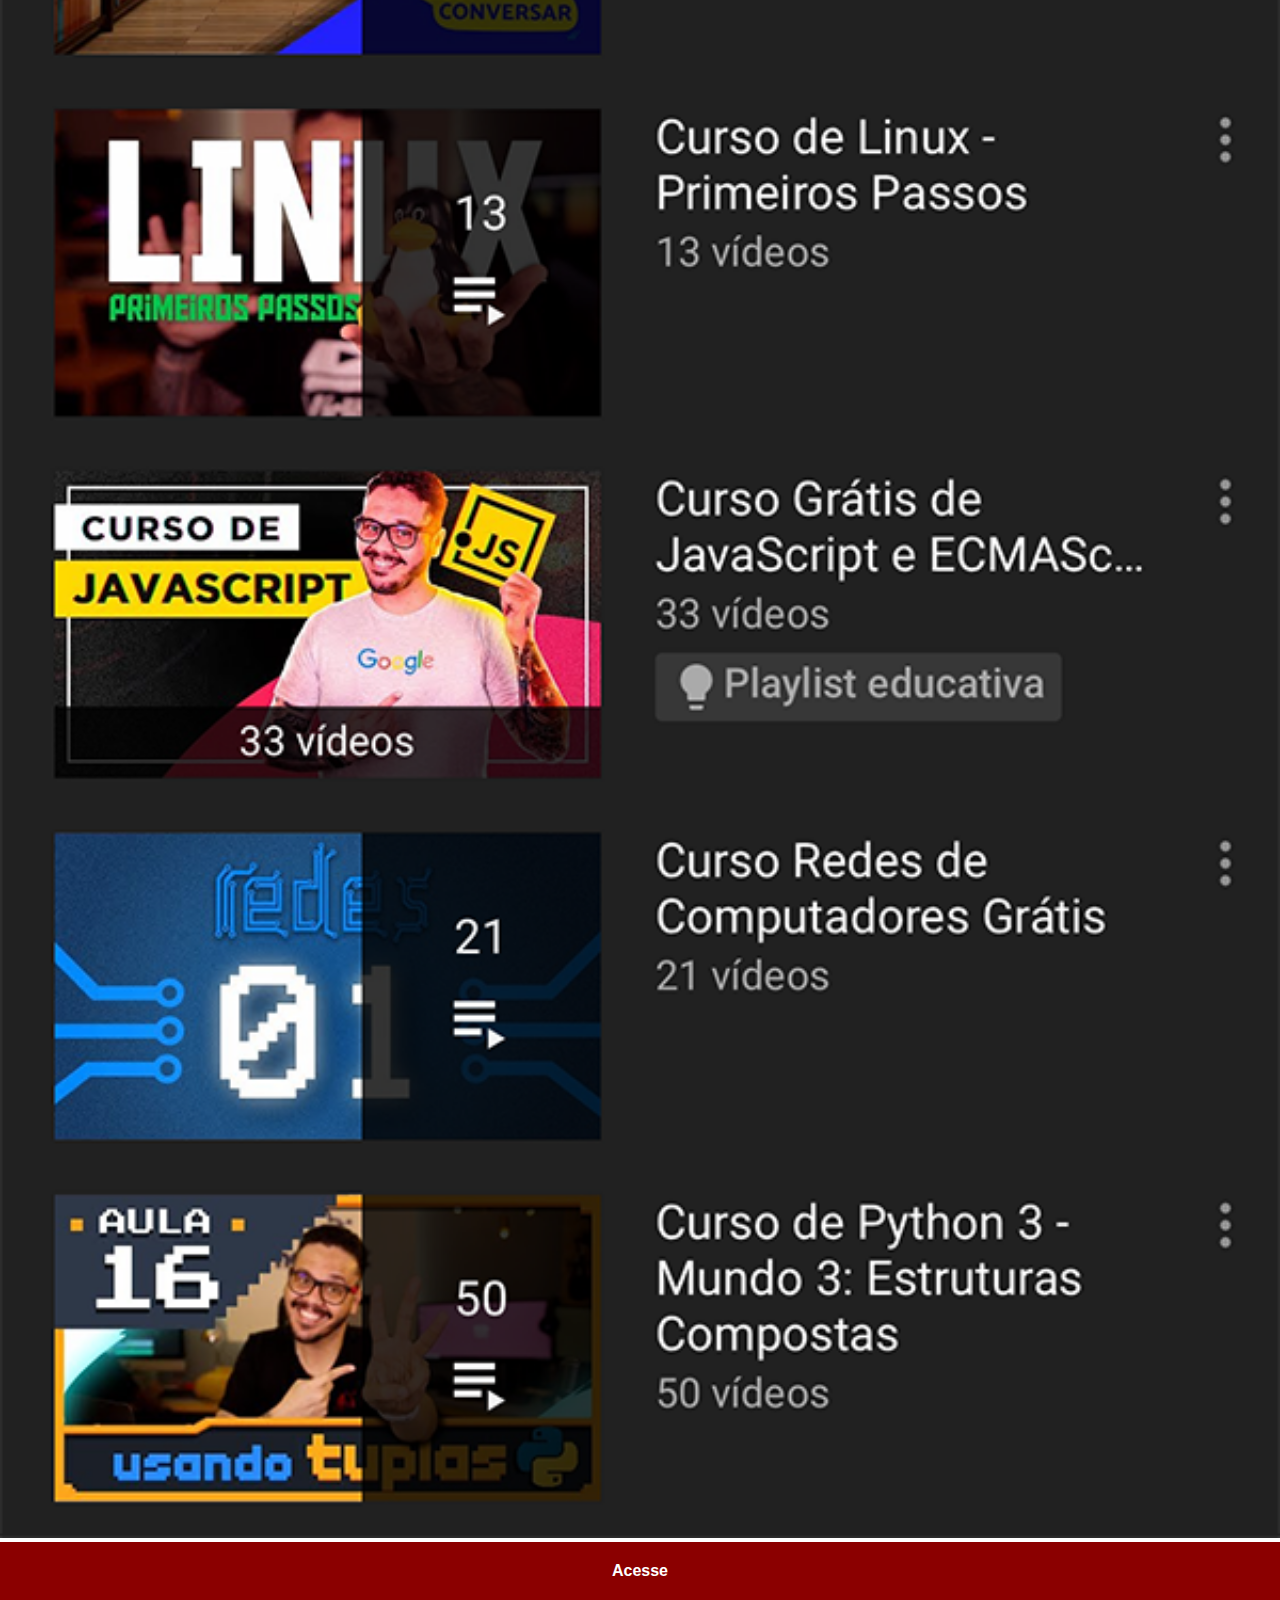
<file: paginas/youtube.html>
<!DOCTYPE html>
<html lang="pt-br">
<head>
    <meta charset="UTF-8">
    <meta name="viewport" content="width=device-width, initial-scale=1.0">
    <title>Youtube</title>
    <link rel="stylesheet" href="../estilos/social.css">
</head>
<body>
    <img src="../arquivos/pacote-d013/imagens/tela-youtube.png" alt="Youtube">
    <a href="https://www.youtube.com/cursoemvideo/playlists" target="_blank">Acesse</a>
</body>
</html>
</file>
<file: estilos/style.css>
@charset "UTF-8";

* {
    margin: 0px;
    padding: 0px;
}

body {
    width: 100vw;
    height: 100vh;
    background-color: gray;
}

body {
    background: url(../arquivos/pacote-d013/imagens/fundo-madeira.jpg) no-repeat top center;
    background-size: cover;
    background-attachment: fixed;
}

main {
    height: 100vh;
    position: relative;
}

section#iphone {
    position:absolute;
    top: 50%;
    left: 50%;
    transform: translate(-50%, -50%);

    width: 311px;
    height: 627px;
    background: url(../arquivos/pacote-d013/imagens/frame-iphone.png) no-repeat;
}

iframe#tela {
    position: relative;
    top: 81px;
    left: 22px;
    width: 268px;
    height: 471px;
}

section#social {
    text-align: right;
}

section#social img {
    width: 60px;
    margin: 15px;
    border-radius: 50%;
    box-shadow: 2px 2px 5px rgba(0, 0, 0, 0.288);
    box-sizing: border-box;
}

section#social img:hover {
    border: 4px solid rgba(255, 255, 255, 0.849);
    transform: translate(0px, 10px);
    box-shadow: 5px 5px 10px black;
    transition: transform .5s, border .2s;
}
</file>
<file: estilos/social.css>
@charset "UTF-8";

* {
    margin: 0px;
    padding: 0px;
    font-family: Arial, Helvetica, sans-serif;
}

::-webkit-scrollbar {
    width: 0px;
    height: 0px;
}

img {
    width: 100vw;
}

a {
    display: block;
    background-color: darkred;
    color: white;
    padding: 20px;
    text-align: center;
    font-weight: bolder;
    text-decoration: none;
}

a:hover {
    background-color: red;
    text-decoration: underline;
    font-size: 1.1em;
}
</file>
